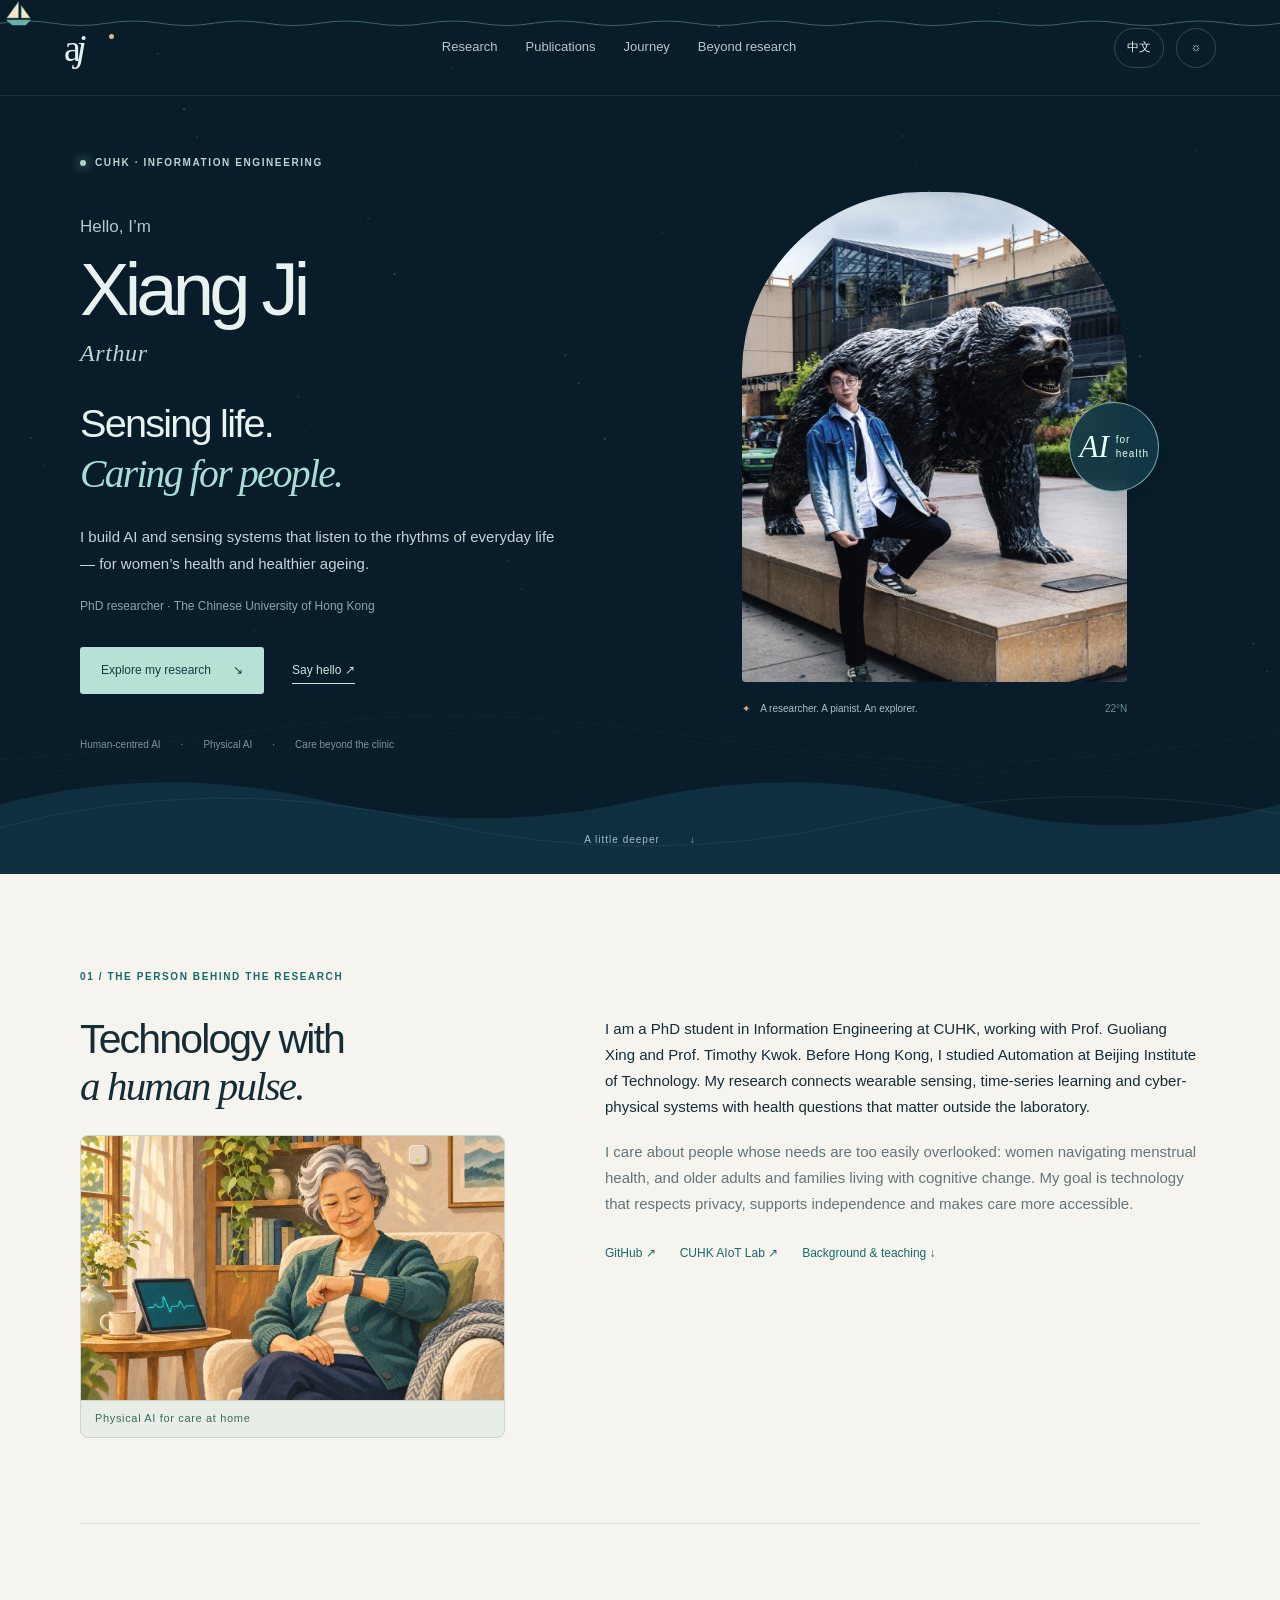
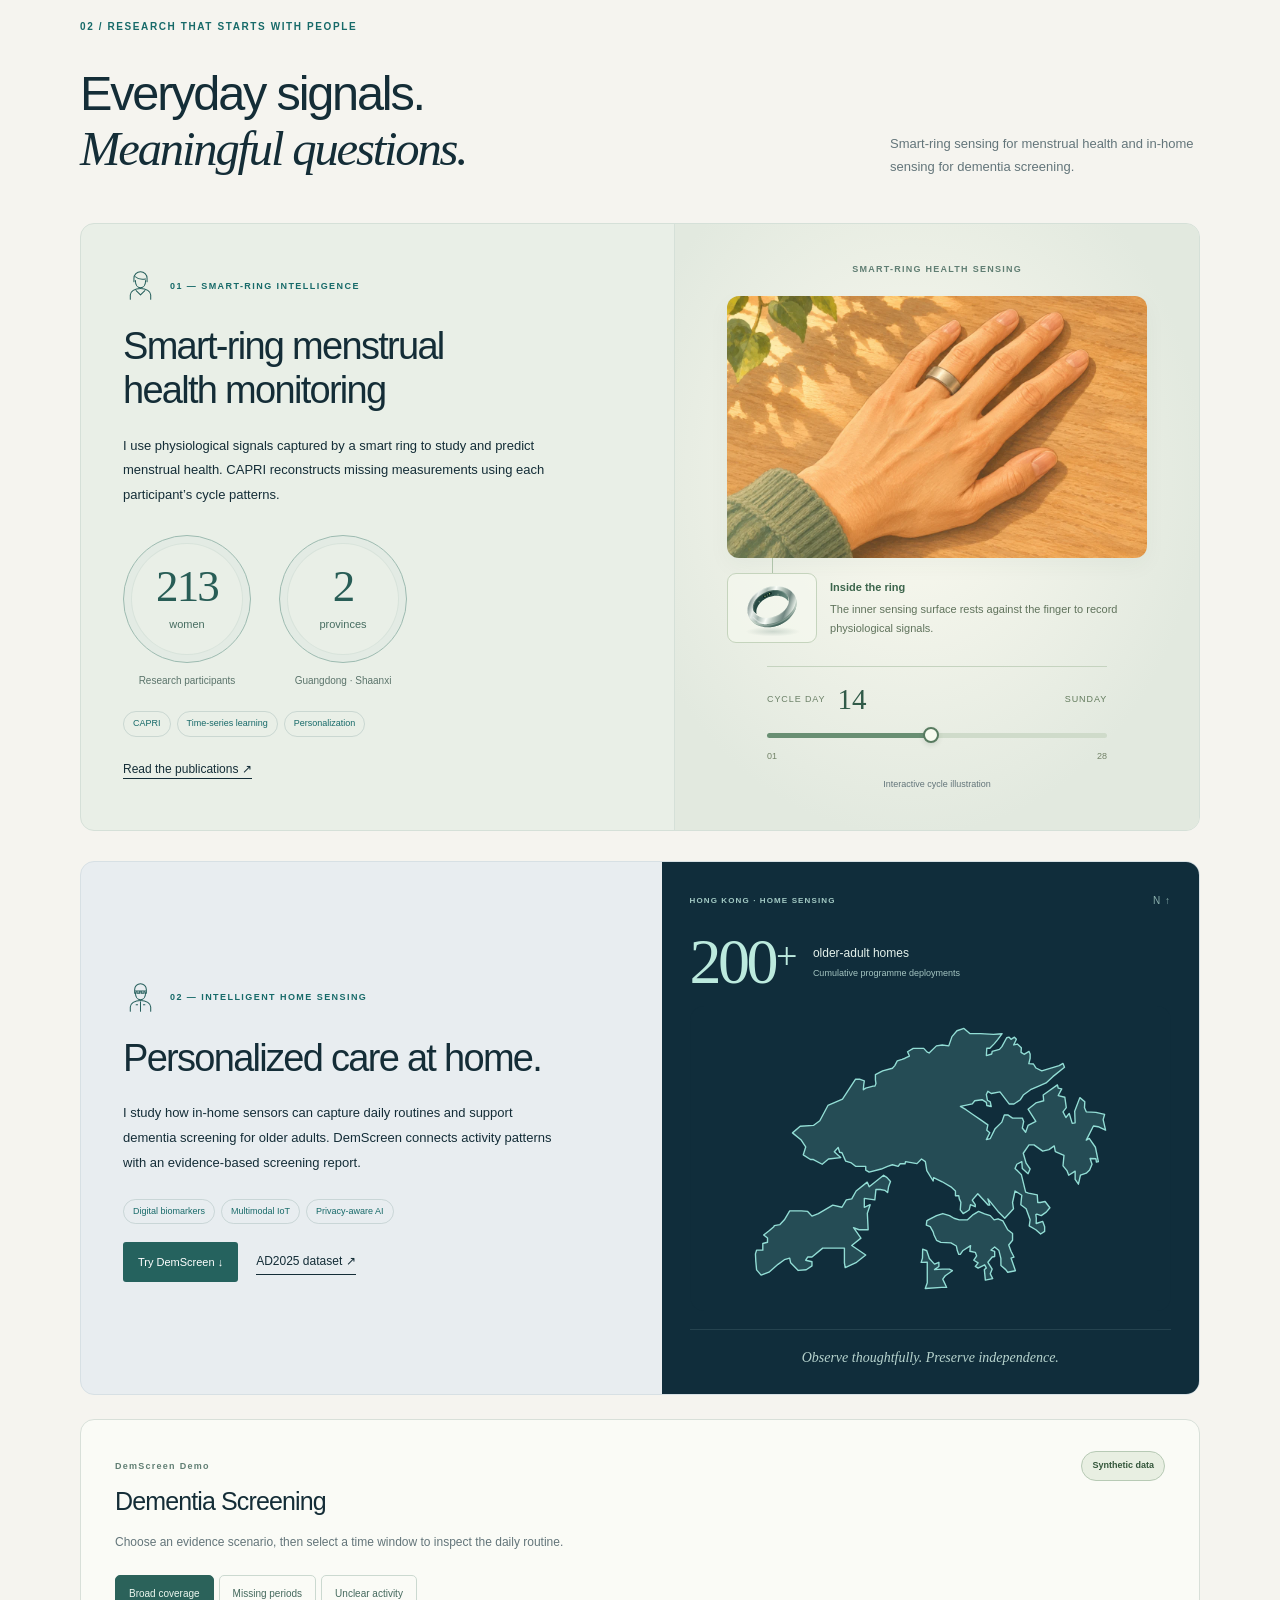
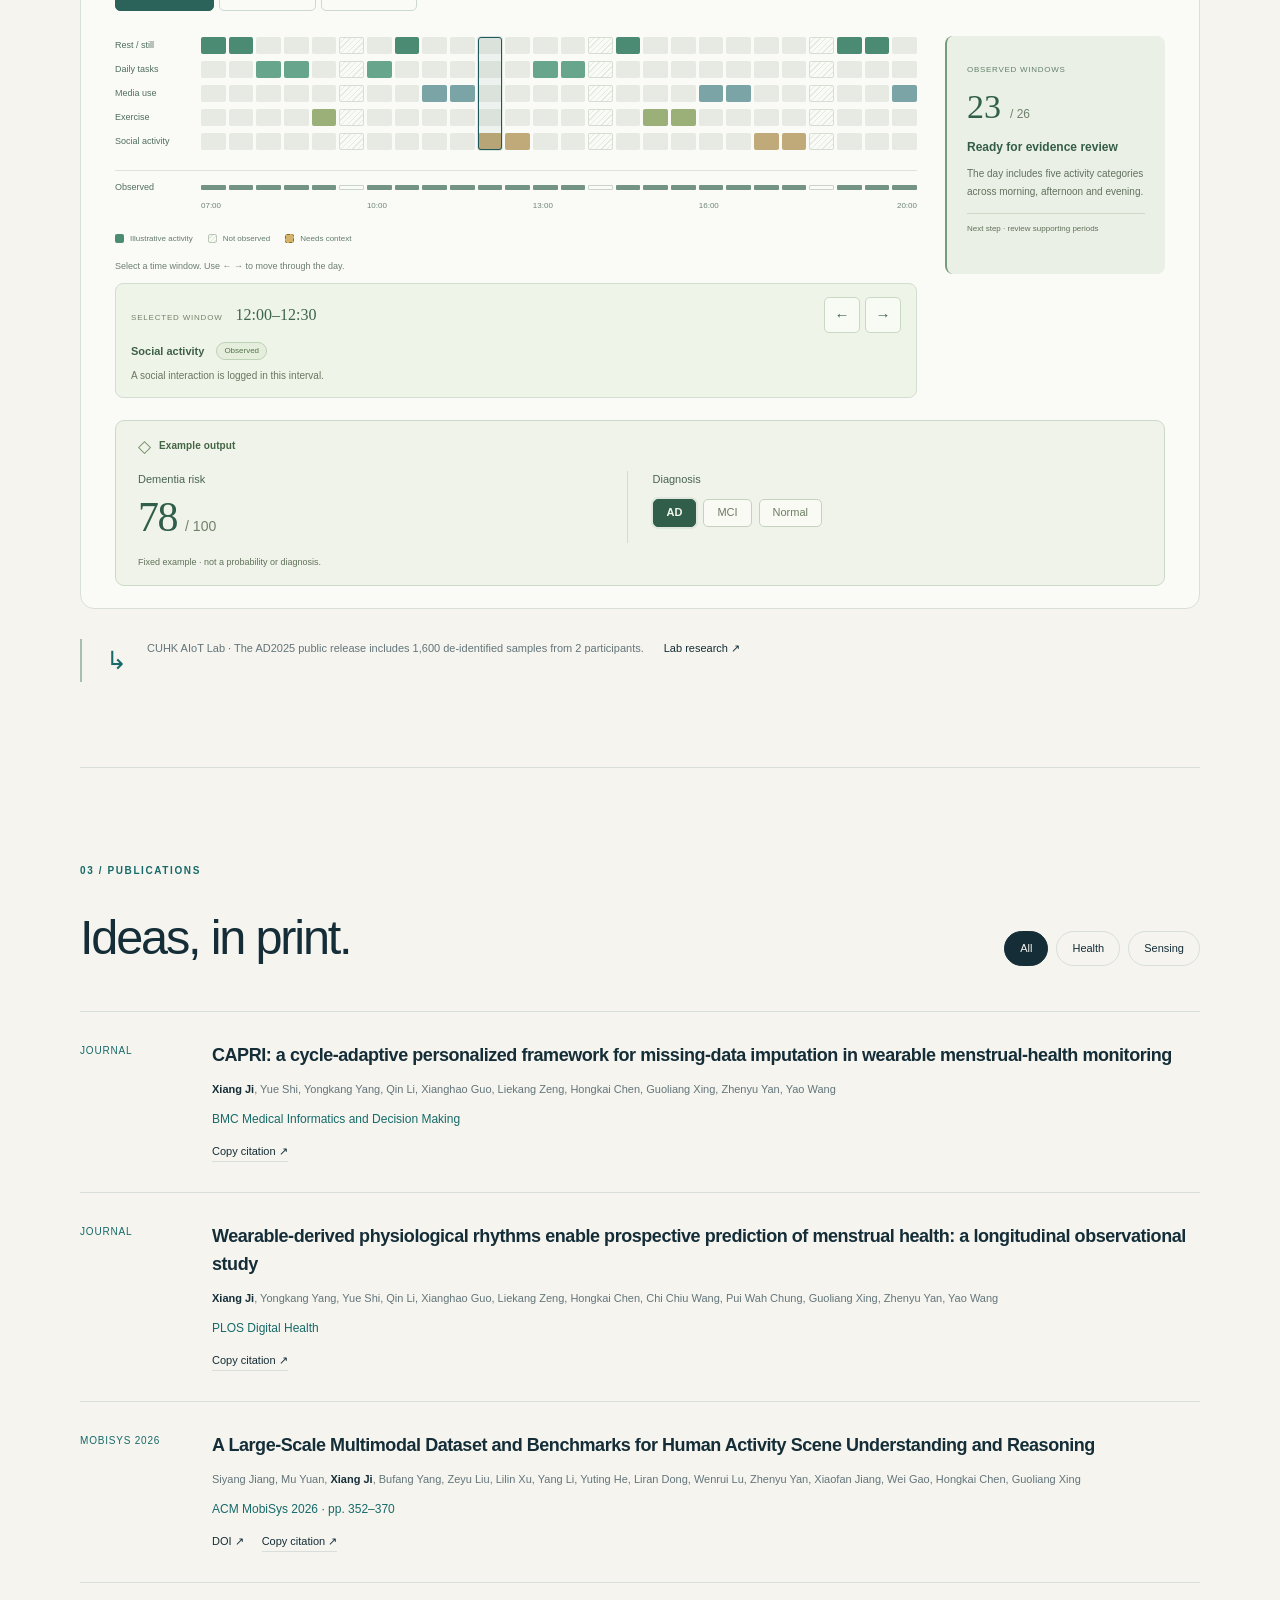
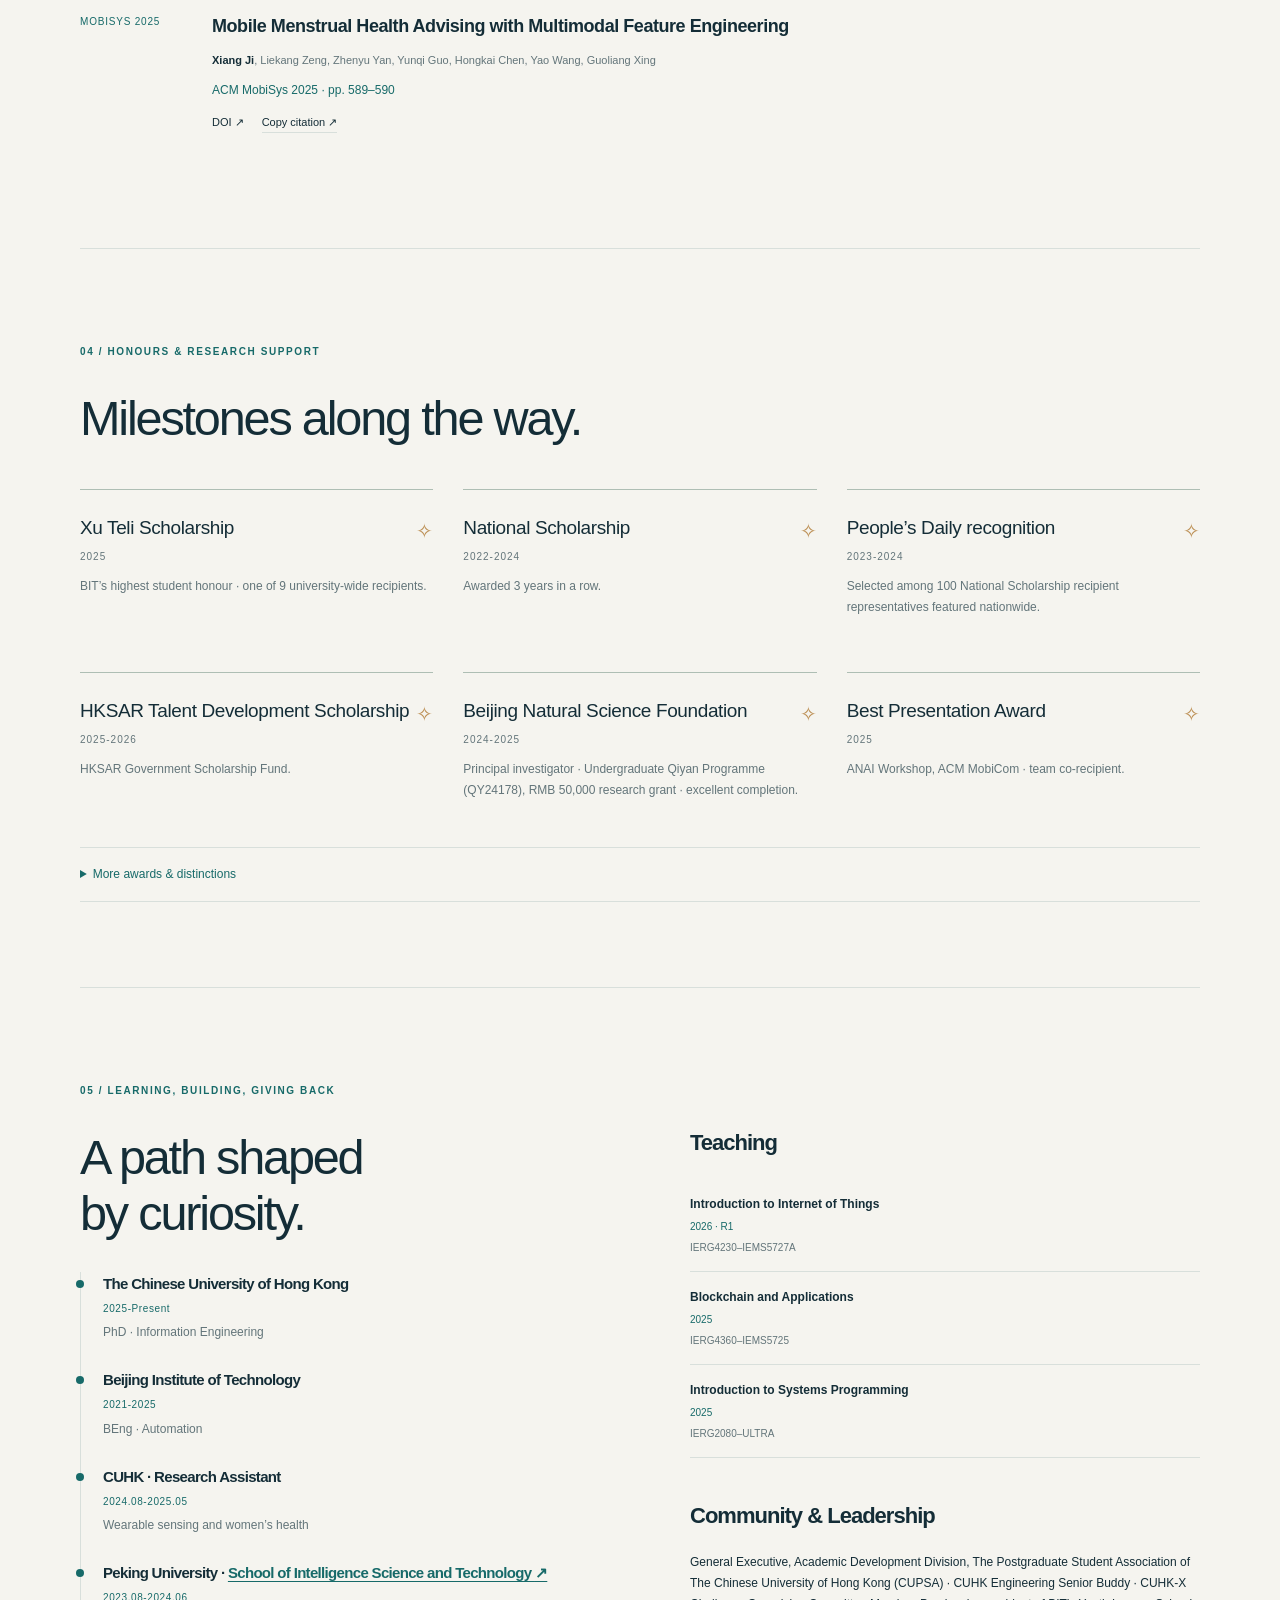
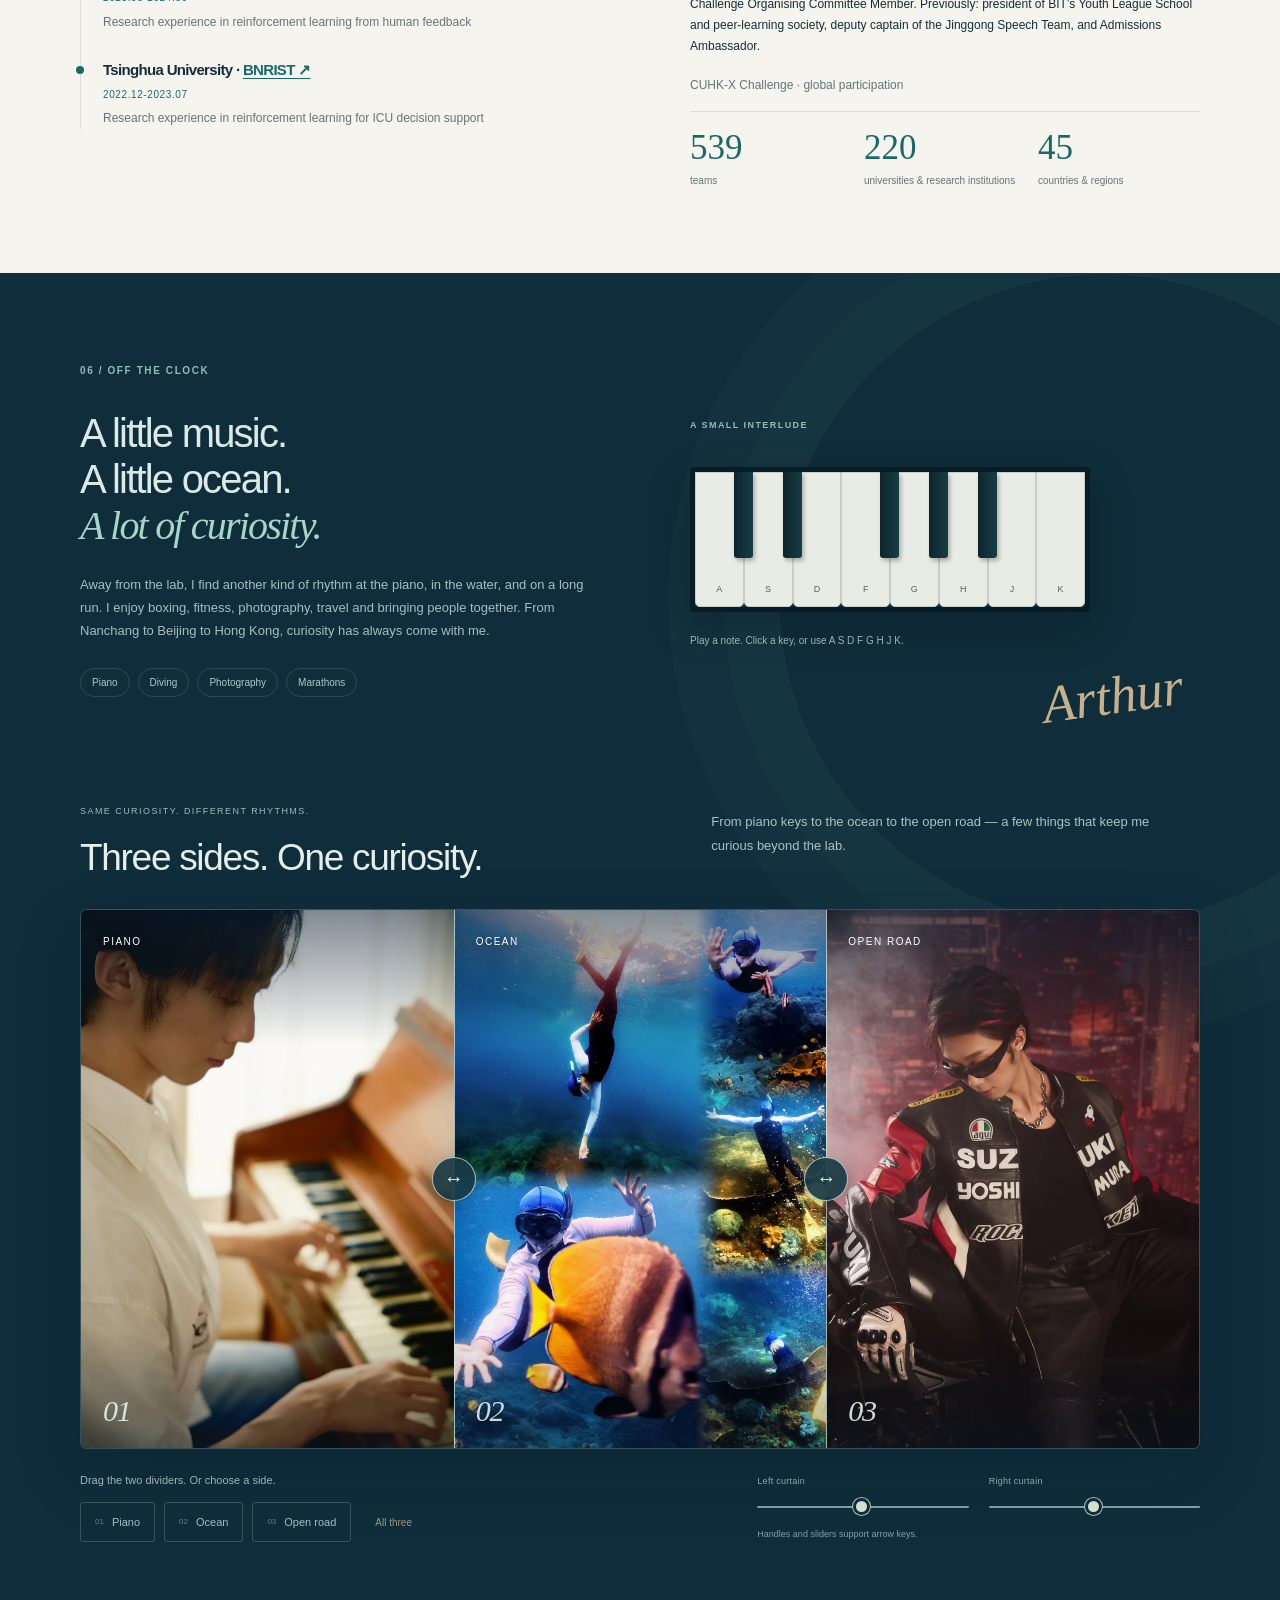
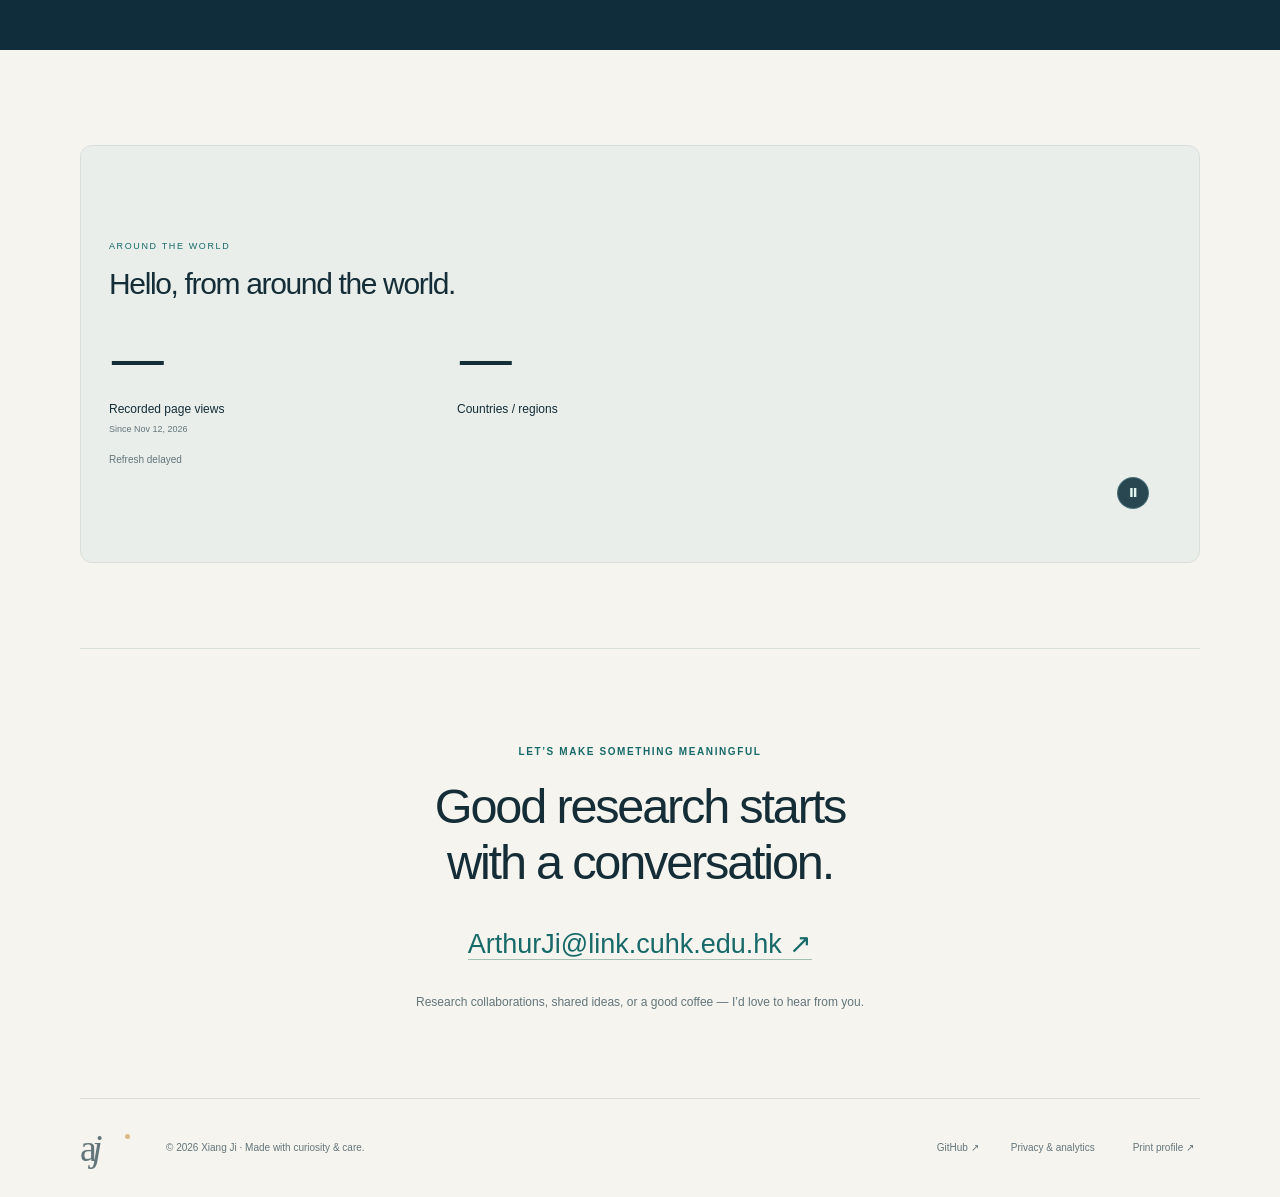
<file: index.html>
<!doctype html>
<html lang="en" data-theme="night">
<head><meta charset="utf-8"><meta name="viewport" content="width=device-width,initial-scale=1"><meta name="description" content="Xiang Ji (Arthur) — PhD researcher at CUHK. AI for health, smart-ring sensing for menstrual health, and dementia screening."><meta name="theme-color" content="#081c2a"><meta property="og:title" content="Xiang Ji · Sensing life, caring for people"><meta property="og:description" content="AI for health. Smart-ring sensing. Human-centred care."><meta property="og:type" content="website"><title>Xiang Ji · AI for Health</title><link rel="icon" href="favicon.svg" type="image/svg+xml"><link rel="canonical" href="https://arthurji-cuhk.github.io/website/"><meta property="og:url" content="https://arthurji-cuhk.github.io/website/"><link rel="stylesheet" href="styles.css"><link rel="stylesheet" href="refinements.css?v=20261113e"><link rel="stylesheet" href="research.css?v=20261113c"><link rel="stylesheet" href="gallery.css"><link rel="stylesheet" href="visitor-map.css?v=20261112c"><script src="config.js?v=20261112c" defer></script><script src="content.js?v=20261113e" defer></script><script src="numbers.js?v=20261112d" defer></script><script src="app.js?v=20261113e" defer></script><script src="research.js?v=20261113c" defer></script><script src="gallery.js" defer></script><link rel="stylesheet" href="visitor-globe.css?v=20261112"><script src="visitor-globe-geo.js?v=20261112" defer></script><script src="visitor-globe.js?v=20261112" defer></script><script src="visitor-counter.js?v=20261112c" defer></script></head>
<body><a class="skip" href="#main">Skip to content</a><div id="progress" aria-hidden="true"><svg class="voyage-wave" viewBox="0 0 1440 12" preserveAspectRatio="none"><path d="M0 7 Q30 1 60 7 T120 7 T180 7 T240 7 T300 7 T360 7 T420 7 T480 7 T540 7 T600 7 T660 7 T720 7 T780 7 T840 7 T900 7 T960 7 T1020 7 T1080 7 T1140 7 T1200 7 T1260 7 T1320 7 T1380 7 T1440 7"/></svg><div id="voyageFill"></div><svg id="voyageBoat" viewBox="0 0 32 30"><path class="sail" d="M16 2v18H3Z M19 6v14h10Z"/><path class="hull" d="M2 22h28l-6 6H9Z"/></svg></div>
<header><a class="brand" href="#home" aria-label="Arthur Ji home">a<span>j</span><i></i></a><nav aria-label="Main navigation"><a href="#research" data-t="navResearch">Research</a><a href="#publications" data-t="navPubs">Publications</a><a href="#journey" data-t="navJourney">Journey</a><a href="#beyond" data-t="navBeyond">Beyond research</a></nav><div class="tools"><button id="language" aria-label="Switch to Chinese">中文</button><button id="theme" aria-label="Switch colour theme" title="Daylight / Deep sea">☼</button></div></header>
<main id="main"><section class="hero" id="home"><canvas id="sky" aria-hidden="true"></canvas><div class="hero-grid wrap"><div class="intro"><div class="eyebrow"><span class="status-dot"></span> CUHK · INFORMATION ENGINEERING</div><p class="hello" data-t="hello">Hello, I’m</p><h1 data-t="heroName">Xiang Ji</h1><span class="cn-name">Arthur</span><h2 data-t="tagline">Sensing life.<br><em>Caring for people.</em></h2><p class="lede" data-t="intro">I build AI and sensing systems that listen to the rhythms of everyday life — for women’s health and healthier ageing.</p><p class="position" data-t="position">PhD researcher · The Chinese University of Hong Kong</p><div class="actions"><a class="button primary" href="#research"><span data-t="explore">Explore my research</span> ↘</a><a class="text-link" href="mailto:ArthurJi@link.cuhk.edu.hk"><span data-t="sayHi">Say hello</span> ↗</a></div><div class="hero-notes"><span data-t="heroNote">Human-centred AI</span><span>Physical AI</span><span data-t="heroNote2">Care beyond the clinic</span></div></div><figure class="portrait"><div class="photo-frame"><img src="portrait.jpg" alt="Arthur Ji outdoors beside a bronze bear sculpture" fetchpriority="high" width="1000" height="1500"></div><figcaption><span class="tiny-star">✦</span><span data-t="caption">A researcher. A pianist. An explorer.</span><span>22°N</span></figcaption><div class="orbit-label"><span>AI</span><small>for<br>health</small></div></figure></div><div class="horizon"><svg viewBox="0 0 1440 140" preserveAspectRatio="none" aria-hidden="true"><path d="M0 65 Q180 20 360 60 T720 60 T1080 65 T1440 65 V140 H0Z"/><path d="M0 90 Q240 30 480 83 T960 85 T1440 75"/></svg></div><a class="dive" href="#about"><span data-t="dive">A little deeper</span> ↓</a></section>
<section class="about wrap" id="about">
  <div class="section-label">01 / <span data-t="aboutLabel">THE PERSON BEHIND THE RESEARCH</span></div>
  <div class="about-grid">
    <div>
      <h2 data-t="aboutTitle">Technology with<br><em>a human pulse.</em></h2>
      <figure class="care-scene">
        <div class="care-scene-media">
          <img src="care-at-home-illustrated.webp" alt="An older woman checks her smartwatch beside a tablet in her living room" width="1200" height="750" loading="lazy" decoding="async" aria-labelledby="care-scene-title" aria-describedby="care-scene-description">
          <span class="care-sensor-glow" aria-hidden="true"></span>
        </div>
        <span id="care-scene-title" data-t="careSceneTitle" hidden>Physical AI in a home care setting</span>
        <span id="care-scene-description" data-t="careSceneDescription" hidden>In a warm living room, a silver-haired woman checks her smartwatch. A nearby tablet shows a simple pulse waveform, with a room sensor on the wall.</span>
        <figcaption data-t="careSceneCaption">Physical AI for care at home</figcaption>
      </figure>
    </div>
    <div><p data-t="aboutBody">I am a PhD student in Information Engineering at CUHK, working with Prof. Guoliang Xing and Prof. Timothy Kwok. Before Hong Kong, I studied Automation at Beijing Institute of Technology. My research connects wearable sensing, time-series learning and cyber-physical systems with health questions that matter outside the laboratory.</p><p class="muted" data-t="careBody">I care about people whose needs are too easily overlooked: women navigating menstrual health, and older adults and families living with cognitive change. My goal is technology that respects privacy, supports independence and makes care more accessible.</p><div class="mini-links"><a href="https://github.com/ArthurJi-CUHK" target="_blank" rel="noopener">GitHub ↗</a><a href="https://aiot.ie.cuhk.edu.hk/" target="_blank" rel="noopener">CUHK AIoT Lab ↗</a><a href="#journey" data-t="background">Background & teaching ↓</a></div></div>
  </div>
</section>
<section class="research research-v2 wrap" id="research">
  <div class="section-label">02 / <span data-t="researchLabel">RESEARCH THAT STARTS WITH PEOPLE</span></div>
  <div class="section-heading">
    <h2 data-t="researchTitle">Everyday signals.<br><em>Meaningful questions.</em></h2>
    <p data-t="researchSub">Smart-ring sensing for menstrual health and in-home sensing for dementia screening.</p>
  </div>

  <article class="rx-story rx-women" aria-labelledby="rx-women-title">
    <div class="rx-story-copy">
      <div class="rx-kicker"><svg class="rx-person-icon" viewBox="0 0 48 48" aria-hidden="true"><path d="M15 19v-5a9 9 0 0 1 18 0v5M17 17c0 6 3 10 7 10s7-4 7-10M17 12c3 3 8 4 14 3M10 43v-6c0-5 6-9 14-9s14 4 14 9v6M18 31l6 6 6-6"/></svg><span class="project-number" data-rx="womenKicker">01 — SMART-RING INTELLIGENCE</span></div>
      <h3 id="rx-women-title" data-t="womenTitle">Smart-ring menstrual<br>health monitoring</h3>
      <p data-t="womenBody">I use physiological signals captured by a smart ring to study and predict menstrual health. CAPRI reconstructs missing measurements using each participant’s cycle patterns.</p>
      <div class="rx-cohort" aria-label="Women's health research scope" data-rx-aria="womenScope">
        <div class="rx-count"><div class="rx-count-disc"><strong data-count="213">213</strong><span data-rx="womenCount">women</span></div><span class="rx-count-caption" data-rx="womenCaption">Research participants</span></div>
        <div class="rx-count"><div class="rx-count-disc"><strong data-count="2">2</strong><span data-rx="provinceCount">provinces</span></div><span class="rx-count-caption" data-rx="provinceCaption">Guangdong · Shaanxi</span></div>
      </div>
      <div class="tags"><span>CAPRI</span><span data-t="tagTime">Time-series learning</span><span data-t="tagPersonal">Personalization</span></div>
      <a class="text-link" href="#publications" data-t="viewPapers">Read the publications ↗</a>
    </div>
    <div class="cycle-demo rx-cycle">
      <span class="rx-visual-label" data-rx="cycleVisual">SMART-RING HEALTH SENSING</span>
      <figure class="rx-ring-visual">
        <img class="rx-ring-worn" src="smart-ring-worn.webp" alt="Illustration of a smart ring worn on a finger" data-rx-alt="ringWornAlt" width="1120" height="700" loading="lazy">
        <figcaption class="rx-ring-detail">
          <img class="rx-ring-inset" src="smart-ring.svg" alt="Inner surface of an illustrated smart ring" data-rx-alt="ringAlt" width="440" height="340">
          <div><strong data-rx="ringDetailTitle">Inside the ring</strong><p data-rx="ringDetailBody">The inner sensing surface rests against the finger to record physiological signals.</p></div>
        </figcaption>
      </figure>
      <div class="rx-cycle-control">
        <div class="rx-ring-readout"><div><small data-t="cycleDay">CYCLE DAY</small><b id="dayValue">14</b></div><span id="weekdayValue">SUNDAY</span></div>
        <label class="rx-range-label" for="cycleRange" data-t="cycleLabel">Explore a cycle</label><input id="cycleRange" type="range" min="1" max="28" value="14"><div class="range-ends"><span>01</span><span>28</span></div>
      </div>
      <small class="demo-note" data-t="demoNote">Interactive cycle illustration</small>
    </div>
  </article>

  <article class="rx-story rx-ageing" aria-labelledby="rx-ageing-title">
    <div class="rx-story-copy">
      <div class="rx-kicker"><svg class="rx-person-icon" viewBox="0 0 48 48" aria-hidden="true"><path d="M16 18v-5a8 8 0 0 1 16 0v5M17 17c0 6 3 10 7 10s7-4 7-10M10 43v-6c0-5 6-9 14-9s14 4 14 9v6M17 15h6m2 0h6m-8 0h2M19 15v3h4v-3m2 0v3h4v-3M24 30v13M18 34h2m8 0h2"/></svg><span class="project-number" data-rx="ageingKicker">02 — INTELLIGENT HOME SENSING</span></div>
      <h3 id="rx-ageing-title" data-t="ageingTitle">Personalized care at home.</h3>
      <p data-t="ageingBody">I study how in-home sensors can capture daily routines and support dementia screening for older adults. DemScreen connects activity patterns with an evidence-based screening report.</p>

      <div class="tags"><span data-t="tagDigital">Digital biomarkers</span><span>Multimodal IoT</span><span data-t="tagPrivacy">Privacy-aware AI</span></div>
      <div class="rx-ctas"><a class="button primary rx-demo-cta" href="#observationDemo" data-t="tryDemScreen">Try DemScreen ↓</a><a class="text-link" href="https://ad2025-data-public.cuhkaiot.com/" target="_blank" rel="noopener" data-t="labDataset">AD2025 dataset ↗</a></div>
    </div>
    <figure class="rx-hk">
      <div class="rx-hk-top"><span class="rx-visual-label" data-rx="hkLabel">HONG KONG · HOME SENSING</span><span class="rx-map-compass" aria-hidden="true">N ↑</span></div>
      <div class="rx-deployment"><strong><i class="rx-home-total" data-count="200">200</i><span>+</span></strong><div><b data-rx="homes">older-adult homes</b><span data-rx="deploymentScope">Cumulative programme deployments</span></div></div>
      <img src="hong-kong.svg" alt="Geographic outline of Hong Kong" data-rx-alt="mapAlt" width="600" height="380" loading="lazy">

      <p class="rx-home-note" data-t="homeNote">Observe thoughtfully. Preserve independence.</p>
    </figure>
  </article>

  <div class="rx-evidence" id="observationDemo" aria-labelledby="observationTitle">
    <div class="rx-evidence-heading"><div><span class="rx-visual-label" data-rx="demoEyebrow">DemScreen Demo</span><h3 id="observationTitle" data-rx="demoTitle">Dementia Screening</h3></div><p class="rx-synthetic-badge" data-rx="synthetic">Synthetic data</p></div>
    <p class="rx-demo-intro" data-rx="demoIntro">Choose a scenario, then select a time window to inspect daily activity.</p>
    <div class="rx-scenarios" role="group" aria-label="Illustrative evidence scenarios" data-rx-aria="scenarioGroup"><button type="button" class="is-active" data-scenario="sufficient" aria-pressed="true" data-rx="sufficient">Enough evidence</button><button type="button" data-scenario="sparse" aria-pressed="false" data-rx="sparse">Sparse observations</button><button type="button" data-scenario="context" aria-pressed="false" data-rx="context">Needs context</button></div>
    <div class="rx-evidence-body">
      <div class="rx-pattern">
        <div class="rx-grid-viewport"><div class="rx-day-grid" id="observationGrid" role="group" aria-label="Synthetic daily activity grid with 26 half-hour observation windows"></div></div>
        <div class="rx-grid-legend"><span><i class="rx-legend-active"></i><span data-rx="activityLegend">Illustrative activity</span></span><span><i class="rx-legend-missing"></i><span data-rx="missingLegend">Not observed</span></span><span><i class="rx-legend-context"></i><span data-rx="contextLegend">Needs context</span></span></div>
      </div>
      <div class="rx-evidence-status" aria-live="polite" aria-atomic="true"><span class="rx-status-kicker" data-rx="observedLabel">OBSERVED WINDOWS</span><div class="rx-window-count"><strong id="observedCount">23</strong><span>/ 26</span></div><h4 id="evidenceStatus">Illustrative report ready</h4><p id="evidenceExplanation">Most windows are observed. In this fixed scenario, the evidence check allows an illustrative report.</p><span class="rx-status-foot" id="evidenceAction">Evidence sufficient in this example</span></div>
    </div>
    <div class="rx-output-preview" aria-labelledby="rx-output-title" aria-describedby="rx-output-note">
      <div class="rx-output-heading"><span class="rx-output-mark" aria-hidden="true">◇</span><strong id="rx-output-title" data-rx="previewLabel">Example output</strong></div>
      <div class="rx-output-metrics">
        <div class="rx-output-risk"><span class="rx-output-label" data-rx="riskLabel">Dementia Risk</span><div class="rx-risk-value"><strong data-count="78">78</strong><span>/ 100</span></div></div>
        <div class="rx-output-diagnosis"><span class="rx-output-label" data-rx="diagnosisLabel">Diagnosis</span><div class="rx-diagnosis-chips" role="group" aria-label="Fixed illustrative diagnosis categories: AD is highlighted, not a clinical finding" data-rx-aria="diagnosisDescription"><span class="is-selected">AD</span><span>MCI</span><span>Normal</span></div></div>
      </div>
      <p class="rx-output-note" id="rx-output-note" data-rx="previewNote">Fixed example · not a probability or diagnosis.</p>
    </div>

  </div>

  <aside class="lab-note"><span>↳</span><p data-t="labNote">CUHK AIoT Lab · The AD2025 public release includes <span data-count="1600">1,600</span> de-identified samples from <span data-count="2">2</span> participants.</p><a href="https://aiot.ie.cuhk.edu.hk/ai-for-health/" target="_blank" rel="noopener" data-t="labMore">Lab research ↗</a></aside>
</section>
<section class="publications wrap" id="publications"><div class="section-label">03 / <span data-t="pubLabel">PUBLICATIONS</span></div><div class="section-heading"><h2 data-t="pubTitle">Ideas, in print.</h2><div class="filters" aria-label="Publication filters"><button class="active" data-filter="all" data-t="all">All</button><button data-filter="health" data-t="health">Health</button><button data-filter="sensing" data-t="sensing">Sensing</button></div></div><div id="paperList"></div></section>
<section class="honors wrap" id="honors"><div class="section-label">04 / <span data-t="honorsLabel">HONOURS & RESEARCH SUPPORT</span></div><h2 data-t="honorsTitle">Milestones along the way.</h2><div id="honorList" class="honor-grid"></div><details class="more-honors"><summary data-t="moreAwards">More awards & distinctions</summary><div id="moreAwards"></div></details></section>
<section class="journey wrap" id="journey"><div class="section-label">05 / <span data-t="journeyLabel">LEARNING, BUILDING, GIVING BACK</span></div><div class="journey-grid"><div><h2 data-t="journeyTitle">A path shaped<br>by curiosity.</h2><div id="timeline"></div></div><div class="service"><h3 data-t="teachTitle">Teaching</h3><div class="teaching"><p><b>Introduction to Internet of Things</b><time datetime="2026">2026 · R1</time><small>IERG4230–IEMS5727A</small></p><p><b>Blockchain and Applications</b><time datetime="2025">2025</time><small>IERG4360–IEMS5725</small></p><p><b>Introduction to Systems Programming</b><time datetime="2025">2025</time><small>IERG2080–ULTRA</small></p></div><h3 data-t="communityTitle">Community & Leadership</h3><p data-t="communityBody">General Executive, Academic Development Division, The Postgraduate Student Association of The Chinese University of Hong Kong (CUPSA) · CUHK Engineering Senior Buddy · CUHK-X Challenge Organising Committee Member. Previously: president of BIT’s Youth League School and peer-learning society, deputy captain of the Jinggong Speech Team, and Admissions Ambassador.</p><p class="small muted" data-t="challengeBody">CUHK-X Challenge · global participation</p><div class="challenge-scale"><div><b data-count="539">539</b><small data-t="teamCount">teams</small></div><div><b data-count="220">220</b><small data-t="institutionCount">universities & research institutions</small></div><div><b data-count="45">45</b><small data-t="regionCount">countries & regions</small></div></div></div></div></section>
<section class="beyond" id="beyond"><div class="wrap"><div class="section-label">06 / <span data-t="beyondLabel">OFF THE CLOCK</span></div><div class="beyond-grid"><div><h2 data-t="beyondTitle">A little music.<br>A little ocean.<br><em>A lot of curiosity.</em></h2><p data-t="beyondBody">Away from the lab, I find another kind of rhythm at the piano, in the water, and on a long run. I enjoy boxing, fitness, photography, travel and bringing people together. From Nanchang to Beijing to Hong Kong, curiosity has always come with me.</p><div class="tags"><span data-t="pianoTag">Piano</span><span data-t="diveTag">Diving</span><span data-t="photoTag">Photography</span><span data-t="runTag">Marathons</span></div></div><div class="piano-panel"><span class="project-number" data-t="pianoLabel">A SMALL INTERLUDE</span><div id="piano" role="group" aria-label="Interactive piano"></div><p id="pianoHint" data-t="pianoHint">Play a note. Click a key, or use A S D F G H J K.</p><div class="signature">Arthur</div></div></div><div id="lifeGallery"></div></div></section>
<section id="visitorMap" class="wrap" hidden></section>
<section class="contact wrap" id="contact"><span class="eyebrow" data-t="contactLabel">LET’S MAKE SOMETHING MEANINGFUL</span><h2 data-t="contactTitle">Good research starts<br>with a conversation.</h2><a class="email" href="mailto:ArthurJi@link.cuhk.edu.hk">ArthurJi@link.cuhk.edu.hk ↗</a><p data-t="contactText">Research collaborations, shared ideas, or a good coffee — I’d love to hear from you.</p></section></main>
<footer class="wrap"><a class="brand" href="#home">a<span>j</span><i></i></a><span>© 2026 Xiang Ji · <span data-t="footer">Made with curiosity & care.</span></span><a href="https://github.com/ArthurJi-CUHK" target="_blank" rel="noopener">GitHub ↗</a><button id="privacy" data-t="privacy">Privacy & analytics</button><button id="print" data-t="print">Print profile ↗</button></footer><dialog id="privacyDialog"><button class="close" aria-label="Close privacy notice">×</button><h2 data-t="privacy">Privacy & analytics</h2><p data-t="privacyBody">This site counts page views by country or region using Cloudflare. It does not store raw IP addresses or set visitor identification cookies. You can turn counting off below.</p></dialog><div class="toast" id="toast" role="status"></div><noscript><p>This website needs JavaScript for bilingual content and interactions. Contact ArthurJi@link.cuhk.edu.hk.</p></noscript></body></html>
</file>
<file: styles.css>
/* System fonts keep the first page load self-contained and private. */
:root{--bg:#f5f4ef;--ink:#142d37;--muted:#63757a;--line:#d8dfdb;--accent:#176a69;--sea:#081c2a;--soft:#e9eeea;--gold:#bb8d51;--white:#fff;--serif:Georgia,'Times New Roman',serif}*{box-sizing:border-box}html{scroll-behavior:smooth;scroll-padding-top:100px}body{margin:0;background:var(--bg);color:var(--ink);font:15px/1.75 'DM Sans',-apple-system,'PingFang SC','Microsoft Yahei',sans-serif}button,a,input{-webkit-tap-highlight-color:transparent}a{color:inherit;text-decoration:none}a:hover{color:var(--accent)}button{font:inherit;cursor:pointer;color:inherit}button:disabled{opacity:.5;cursor:not-allowed}button:focus-visible,a:focus-visible,input:focus-visible,summary:focus-visible{outline:3px solid #ce9962;outline-offset:5px}h1,h2,h3,p,figure{margin:0}h1,h2,h3{font-family:Manrope,-apple-system,'PingFang SC',sans-serif;line-height:1.15;letter-spacing:-.045em}h2{font-size:clamp(32px,3.8vw,52px);font-weight:500}h2 em{font-family:var(--serif);font-weight:400}p+p{margin-top:18px}small,.small{font-size:12px}.muted{color:var(--muted)}.wrap{width:min(1120px,calc(100% - 100px));margin:auto}.skip{position:fixed;left:12px;top:-100px;background:var(--bg);padding:12px;z-index:100}.skip:focus{top:10px}#progress{position:fixed;top:0;left:0;height:3px;background:#8ecac0;z-index:60;width:0}header{position:absolute;top:0;width:100%;height:96px;padding:0 5%;display:flex;align-items:center;gap:30px;z-index:10;color:#e5f0f0;border-bottom:1px solid #ffffff16}.brand{font-family:var(--serif);font-size:38px;line-height:1;letter-spacing:-5px;position:relative;display:inline-block;width:60px}.brand span{font-style:italic}.brand i{display:block;position:absolute;width:5px;height:5px;border-radius:50%;background:#dcb789;right:10px;top:5px}nav{display:flex;gap:28px;margin:auto;font-size:13px}nav a{opacity:.8}nav a:hover{color:#b2e9dc;opacity:1}.tools{display:flex;gap:12px}.tools button{border:1px solid #ffffff30;background:transparent;border-radius:50px;padding:7px 12px;font-size:12px;min-width:40px;min-height:40px}.hero{position:relative;background:var(--sea);color:#e8f2ef;min-height:830px;overflow:hidden;padding-top:155px;padding-bottom:120px}#sky{position:absolute;inset:0;width:100%;height:100%;opacity:.65;pointer-events:none}.hero-grid{position:relative;display:grid;grid-template-columns:1.25fr 1fr;gap:90px;align-items:center}.eyebrow,.section-label,.project-number{font:10px/1.5 'DM Sans',sans-serif;letter-spacing:.16em;font-weight:600}.eyebrow{color:#b9d6d3;display:flex;align-items:center;gap:9px}.status-dot{width:6px;height:6px;background:#aad7c4;border-radius:50%;box-shadow:0 0 12px #a1e9c9}.hello{color:#b5c9cb;margin-top:42px;font-size:17px}.hero h1{font-size:clamp(48px,5.8vw,76px);font-weight:500;margin-top:5px;letter-spacing:-.065em}.cn-name{display:block;color:#b8cbcb;letter-spacing:.12em;font:13px/1.6 'DM Sans',sans-serif;margin:16px 0 30px}.hero h2{font-size:clamp(26px,3.1vw,41px);font-weight:400;line-height:1.25}.hero h2 em{color:#a8ded6}.lede{max-width:490px;margin:23px 0 10px;color:#c5d4d5;line-height:1.85;font-size:15px}.position{color:#8ca6af;font-size:12px}.actions{display:flex;align-items:center;gap:28px;margin-top:30px}.button{display:inline-flex;align-items:center;gap:22px;padding:12px 20px;border:1px solid transparent;border-radius:3px;font-size:12px}.primary{background:#b7e1d5;color:#143d43}.primary:hover{background:#d3efe5;color:#143d43}.text-link{border:0;border-bottom:1px solid currentColor;background:none;padding:2px 0;font-size:12px}.hero .text-link{color:#cee3df}.hero-notes{display:flex;gap:20px;margin-top:42px;color:#79969f;font-size:10px}.hero-notes span+span:before{content:'·';margin-right:20px}.portrait{position:relative;max-width:385px}.photo-frame{height:490px;overflow:hidden;border-radius:180px 180px 4px 4px;position:relative}.photo-frame:after{content:'';position:absolute;inset:0;box-shadow:inset 0 0 45px #06192740}.photo-frame img{width:100%;height:100%;object-fit:cover;object-position:40% 63%;filter:saturate(.74);transition:filter .6s,transform 1s}.portrait:hover img{filter:saturate(1);transform:scale(1.025)}figcaption{display:flex;gap:10px;font-size:10px;color:#a9c3c4;margin-top:18px}figcaption span:last-child{margin-left:auto;color:#6e919c}.tiny-star{color:#d8b684}.orbit-label{position:absolute;right:-32px;top:40%;border:1px solid #abcfc35c;border-radius:50%;width:90px;height:90px;display:flex;align-items:center;justify-content:center;gap:7px;backdrop-filter:blur(15px);background:#122e3c77}.orbit-label span{font:italic 31px var(--serif)}.orbit-label small{font-size:10px;line-height:1.4;letter-spacing:.1em}.horizon{position:absolute;bottom:0;width:100%;height:130px;opacity:.7}.horizon svg{width:100%;height:100%}.horizon path:first-child{fill:#123647}.horizon path:last-child{fill:none;stroke:#87c9c8;stroke-width:.6;opacity:.3}.dive{position:absolute;bottom:25px;left:50%;transform:translateX(-50%);font-size:10px;letter-spacing:.1em;color:#a3bcc4;display:flex;gap:30px}section.wrap{padding-top:95px;padding-bottom:85px}.section-label{color:var(--accent);margin-bottom:32px}.about-grid{display:grid;grid-template-columns:1fr 1.4fr;gap:100px}.about-grid h2{font-size:41px}.about-grid p{font-size:15px}.mini-links{display:flex;gap:24px;margin-top:26px;font-size:12px;color:var(--accent)}.research{border-top:1px solid var(--line)}.section-heading{display:flex;align-items:end;justify-content:space-between;gap:70px;margin-bottom:45px}.section-heading>p{max-width:310px;font-size:13px;color:var(--muted)}.project{display:grid;grid-template-columns:1.15fr 1fr;min-height:430px;border-radius:4px;overflow:hidden;margin-top:32px;background:#e5ede7}.project-text{padding:50px}.project-number{color:var(--accent);font-size:9px}.project h3{font-size:34px;font-weight:500;margin:22px 0}.project p{font-size:13px;line-height:1.9;max-width:430px}.tags{display:flex;flex-wrap:wrap;gap:8px;margin:24px 0}.tags span{padding:5px 11px;border:1px solid #9db6b36b;border-radius:30px;font-size:10px;color:var(--accent)}.project-caveat{color:var(--muted);font-size:11px!important}.cycle-demo{padding:35px 55px;display:flex;flex-direction:column;align-items:center;background:radial-gradient(ellipse,#f4f1e8,#e5e9df)}.watch{padding:15px 0;position:relative}.watch:before,.watch:after{content:'';display:block;width:78px;height:25px;background:#b8c7bc;margin:auto;border-radius:8px}.watch-face{width:208px;height:223px;border:9px solid #6f877c;border-radius:55px;background:#173f3f;box-shadow:12px 14px 25px #1b4b3c25;position:relative}.watch-face svg{width:100%;height:100%}.watch-face circle{fill:none;stroke:#557c71;stroke-width:3}.watch-face .cycle-arc{stroke:#d8bc87;stroke-width:4;stroke-dasharray:565;stroke-dashoffset:282;transform:rotate(-90deg);transform-origin:center}.watch-face path{fill:none;stroke:#9cd9c5;stroke-width:1.5;opacity:.4}.watch-day{position:absolute;inset:0;display:flex;flex-direction:column;align-items:center;justify-content:center;color:#eff7ee}.watch-day small{font-size:8px;letter-spacing:.16em}.watch-day b{font:50px var(--serif);line-height:1.4}.watch-day span{font-size:8px;color:#a9c8bd}.cycle-demo label{font-size:11px;margin-top:8px}.cycle-demo input{width:210px;accent-color:var(--accent);margin:13px 0 0}.range-ends{display:flex;justify-content:space-between;width:210px;font-size:9px;color:var(--muted)}.demo-note{font-size:9px;color:var(--muted);text-align:center;max-width:240px;margin-top:12px}.ageing{background:#e6ebef;grid-template-columns:1fr 1.15fr}.home-demo{display:flex;flex-direction:column;justify-content:center;align-items:center;background:radial-gradient(ellipse,#eff6f4,#dbe5e9);padding:50px}.home-roof{width:197px;height:100px;border:1px solid #8eafac;transform:rotate(30deg) skewX(-30deg);border-bottom:0;margin-bottom:-65px}.home-outline{width:260px;height:220px;border:1px solid #8eafac;position:relative;background:#e3eeed9c}.home-outline>svg{position:absolute;inset:0;width:100%;height:100%}.home-outline path{fill:none;stroke:#749e9a;stroke-dasharray:4 6;stroke-width:1}.home-core{position:absolute;left:50%;top:50%;transform:translate(-50%,-50%);z-index:1;display:flex;flex-direction:column;align-items:center;background:#28605e;color:#d5ece0;border-radius:50%;width:90px;height:90px;justify-content:center;box-shadow:0 0 0 13px #9fbfb73b,0 0 0 27px #9fbfb71a}.home-core span{font:30px var(--serif)}.home-core small{font-size:6px;letter-spacing:.1em}.home-node{position:absolute;font-size:25px;color:#397c78;z-index:2;text-align:center}.home-node small{display:block;font-size:7px;letter-spacing:.15em}.n1{top:25px;left:20px}.n2{top:25px;right:20px}.n3{bottom:10px;left:43%}.home-demo>p{font-size:10px;color:var(--muted);margin-top:40px;text-align:center}.lab-note{display:flex;gap:20px;align-items:start;margin:30px 0 0;border-left:2px solid #a7bfb3;padding-left:24px}.lab-note>span{font-size:25px;color:var(--accent)}.lab-note p{font-size:11px;color:var(--muted)}.lab-note>a{font-size:11px;white-space:nowrap}.publications{border-top:1px solid var(--line)}.filters{display:flex;gap:8px}.filters button{border:1px solid var(--line);background:transparent;border-radius:25px;font-size:11px;padding:7px 15px}.filters .active{background:var(--ink);color:var(--bg);border-color:var(--ink)}.paper{display:grid;grid-template-columns:100px 1fr;gap:32px;border-top:1px solid var(--line);padding:30px 0}.paper-type{font-size:10px;color:var(--accent);letter-spacing:.08em;line-height:1.7}.paper h3{font-size:18px;line-height:1.55;font-weight:600;letter-spacing:-.025em}.paper .authors{font-size:11px;color:var(--muted);margin-top:10px;line-height:1.8}.paper .authors strong{color:var(--ink)}.venue{font-size:12px;color:var(--accent);margin-top:9px}.paper-actions{margin-top:12px;display:flex;gap:18px;font-size:11px}.paper-actions button{font-size:11px;border:0;background:transparent;padding:0;border-bottom:1px solid var(--line)}.honors{border-top:1px solid var(--line)}.honor-grid{display:grid;grid-template-columns:repeat(3,1fr);gap:30px;margin-top:42px}.honor{border-top:1px solid #aebeb4;padding:24px 0}.honor .year{font-size:10px;color:var(--muted);letter-spacing:.1em}.honor h3{font-size:19px;font-weight:500;margin:13px 0 10px;letter-spacing:-.02em;line-height:1.5}.honor p{font-size:12px;color:var(--muted)}.honor .honor-mark{color:var(--gold);font-size:20px;float:right}.more-honors{border-top:1px solid var(--line);border-bottom:1px solid var(--line);margin-top:22px;padding:16px 0}.more-honors summary{cursor:pointer;font-size:12px;color:var(--accent)}#moreAwards{display:grid;grid-template-columns:1fr 1fr;gap:16px 40px;padding:24px 0;font-size:12px;color:var(--muted)}#moreAwards p{margin:0}.journey{border-top:1px solid var(--line)}.journey-grid{display:grid;grid-template-columns:1fr 1fr;gap:100px}.timeline{margin-top:30px;padding-left:22px;border-left:1px solid var(--line)}.timeline>div{margin-bottom:25px;position:relative}.timeline>div:before{content:'';position:absolute;left:-27px;top:8px;width:8px;height:8px;border-radius:50%;background:var(--accent)}.timeline time{font-size:10px;letter-spacing:.06em;color:var(--accent)}.timeline h3{font-size:15px;line-height:1.6;margin:6px 0}.timeline p{font-size:12px;color:var(--muted)}.service h3{font-size:22px;margin-bottom:24px}.service>p{font-size:12px}.teaching{margin-bottom:45px}.teaching p{border-bottom:1px solid var(--line);padding:15px 0;margin:0;display:grid;grid-template-columns:65px 1fr;gap:3px 10px;font-size:12px}.teaching time{color:var(--accent);font-size:10px;grid-row:span 2}.teaching small{font-size:10px;color:var(--muted)}.beyond{padding:90px 0;background:#102d3b;color:#dbe9e7;position:relative;overflow:hidden}.beyond:before{content:'';width:650px;height:650px;position:absolute;right:-150px;top:0;border:1px solid #79b6b01c;border-radius:50%;box-shadow:0 0 0 55px #79b6b007,0 0 0 110px #79b6b007}.beyond-grid{position:relative;display:grid;grid-template-columns:1fr 1fr;gap:100px}.beyond .section-label{color:#91bdb7}.beyond h2{font-size:40px}.beyond h2 em{color:#a8d5c9}.beyond p{font-size:13px;color:#a8bdc2;margin:25px 0}.beyond .tags span{color:#afc8c6;border-color:#a2bfc430}.piano-panel{align-self:center}.piano-panel .project-number{color:#91bdb7}#piano{display:flex;position:relative;margin-top:30px;height:145px;max-width:400px;border:5px solid #061d28;border-radius:4px;box-shadow:0 15px 45px #0003}.key{position:relative;flex:1;background:#e9ebe5;border:1px solid #c6cec7;border-radius:0 0 5px 5px;padding-top:100px;font:9px sans-serif;color:#53645b;transition:background .15s,transform .15s;touch-action:manipulation}.key:after{content:'';position:absolute;top:-1px;right:-10px;width:19px;height:86px;z-index:1;background:linear-gradient(90deg,#0c252e,#183d45);border-radius:0 0 3px 3px;box-shadow:2px 3px 4px #0004;pointer-events:none}.key:nth-child(3):after,.key:nth-child(7):after,.key:nth-child(8):after{display:none}.key.playing{background:#aed9c8;transform:translateY(3px)}.piano-panel p{font-size:10px;margin:20px 0 4px}.piano-panel small{color:#718e99;font-size:9px}.signature{font:italic 53px var(--serif);color:#c7b18d;margin:40px 15px 0;text-align:right;transform:rotate(-8deg)}.visitor-heading{display:flex;justify-content:space-between;align-items:center;gap:40px}.visitors h2{font-size:34px}.visit-stat{text-align:right;display:flex;flex-direction:column;white-space:nowrap}.visit-stat b{font:40px var(--serif)}.visit-stat span{font-size:10px;color:var(--muted)}#worldMap{width:100%;color:var(--accent);max-height:360px;margin-top:35px}.visitor-foot{display:flex;justify-content:space-between;align-items:start;gap:30px}.visitor-foot p{font-size:11px;max-width:620px}.visitor-foot>div{display:flex;gap:15px;white-space:nowrap}.visitor-foot button{font-size:10px}.country-list{display:flex;flex-wrap:wrap;gap:20px;font-size:11px;list-style:none;padding:0}.contact{border-top:1px solid var(--line);text-align:center}.contact .eyebrow{justify-content:center;color:var(--accent)}.contact h2{margin:20px 0 30px}.contact .email{font-size:clamp(17px,2.3vw,27px);color:var(--accent);border-bottom:1px solid #a5bfb5}.contact p{font-size:12px;color:var(--muted);margin-top:24px}footer{display:flex;align-items:center;gap:26px;border-top:1px solid var(--line);padding:30px 0;font-size:10px;color:var(--muted)}footer>span{margin-right:auto}footer button{border:0;background:none;font-size:10px}dialog{max-width:570px;width:calc(100% - 40px);padding:40px;border:1px solid var(--line);background:var(--bg);color:var(--ink);border-radius:6px}dialog::backdrop{background:#061d28aa;backdrop-filter:blur(5px)}dialog h2{font-size:30px;margin-bottom:24px}dialog p{font-size:13px}.close{position:absolute;right:15px;top:10px;font-size:25px;border:0;background:none}.toast{position:fixed;bottom:30px;left:50%;transform:translate(-50%,30px);opacity:0;background:#173d42;color:#e9f3eb;border-radius:4px;padding:12px 24px;font-size:12px;pointer-events:none;transition:.3s;z-index:50}.toast.visible{opacity:1;transform:translate(-50%,0)}[hidden]{display:none!important}html[data-theme="day"] .hero{--sea:#e8efeb;color:#173b46}html[data-theme="day"] header{color:#173b46;border-color:#173b461a}html[data-theme="day"] .hero .lede,html[data-theme="day"] .hero .hello,html[data-theme="day"] .cn-name{color:#476c72}html[data-theme="day"] .hero h2 em{color:#287c72}html[data-theme="day"] .hero .eyebrow,html[data-theme="day"] .hero .text-link{color:#327477}html[data-theme="day"] .horizon{opacity:.2}html[data-theme="day"] .tools button{border-color:#173b4630}html[data-theme="day"] figcaption{color:#476c72}html[data-theme="day"] #sky{opacity:.2}html[lang="zh-CN"] h1{letter-spacing:-.04em}html[lang="zh-CN"] h2,html[lang="zh-CN"] h3{letter-spacing:.01em;line-height:1.35}html[lang="zh-CN"] .hero h2{font-size:35px}html[lang="zh-CN"] .section-label{letter-spacing:.1em}
@media(max-width:950px){.wrap{width:calc(100% - 60px)}.hero-grid{gap:40px}.photo-frame{height:430px}.hero{padding-top:140px;min-height:790px}.orbit-label{right:-15px}.hero-notes{gap:9px}.hero-notes span+span:before{margin-right:9px}.about-grid,.journey-grid,.beyond-grid{gap:45px}.project-text{padding:35px}.cycle-demo,.home-demo{padding:30px}.honor-grid{gap:24px}nav{gap:15px}.hero h1{font-size:58px}}
@media(max-width:680px){.wrap{width:calc(100% - 40px)}header{height:75px;padding:0 20px;gap:10px}nav{gap:14px;font-size:10px;margin-left:auto}nav a:nth-child(n+3){display:none}.tools{gap:6px}.tools button{padding:6px 9px;min-width:34px;min-height:34px}.hero{padding-top:110px;padding-bottom:95px}.hero-grid{display:flex;flex-direction:column;gap:45px;align-items:stretch}.hero h1{font-size:64px}.hero h2{font-size:34px}.hello{margin-top:26px}.lede{font-size:14px}.hero-notes{margin-top:28px}.portrait{width:75%;max-width:320px;margin:0 auto}.photo-frame{height:370px}.orbit-label{right:-30px;width:75px;height:75px}.hero .actions{gap:22px}section.wrap{padding-top:60px;padding-bottom:55px}.section-label{font-size:9px;margin-bottom:25px}.about-grid,.journey-grid,.beyond-grid{grid-template-columns:1fr;gap:30px}.about-grid h2{font-size:35px}.section-heading{display:block;margin-bottom:25px}.section-heading>p{margin-top:20px;max-width:none}.project,.ageing{grid-template-columns:1fr}.ageing .home-demo{order:2}.project-text{padding:30px}.project h3{font-size:31px}.cycle-demo{padding:30px}.home-demo{padding:65px 30px 35px}.lab-note{gap:12px;flex-wrap:wrap}.lab-note>p{flex:1}.lab-note>a{margin-left:32px}.filters{margin-top:20px}.paper{grid-template-columns:1fr;gap:12px;padding:25px 0}.paper-type{font-size:9px}.paper h3{font-size:17px}.honor-grid{grid-template-columns:1fr 1fr;gap:12px 24px}.honor h3{font-size:17px}.honor p{font-size:11px}#moreAwards{grid-template-columns:1fr}.journey-grid{gap:40px}.beyond{padding:60px 0}.beyond h2{font-size:35px}.piano-panel{margin-top:15px}.signature{margin-top:15px}.visitor-heading{align-items:start;gap:15px}.visitors h2{font-size:28px}.visit-stat b{font-size:30px}.visit-stat span{font-size:8px;max-width:80px;white-space:normal}#worldMap{margin-top:10px}.visitor-foot{flex-direction:column;gap:15px}.contact h2{font-size:35px}footer{flex-wrap:wrap;gap:16px}footer>span{max-width:220px}.mini-links{gap:15px;flex-wrap:wrap}.beyond-grid{gap:45px}}
@media(prefers-reduced-motion:reduce){html{scroll-behavior:auto}*,*:before,*:after{transition:none!important;animation:none!important}}
@media print{header,.hero canvas,.horizon,.dive,.cycle-demo,.home-demo,.piano-panel,.visitors,.tools,.filters,footer,.toast{display:none!important}.hero{min-height:0;padding:30px 0;background:white;color:#142d37}.hero-grid{display:block}.portrait{display:none}.wrap{width:100%}section.wrap{padding:25px 0}.hero p,.hero h2 em{color:#142d37!important}.project,.beyond{background:white;color:#142d37;break-inside:avoid}.project{display:block;min-height:0}.project-text{padding:20px 0}.beyond p{color:#142d37}.paper{break-inside:avoid}.honor-grid{grid-template-columns:1fr 1fr}.more-honors{display:block}a{color:#142d37!important}.hero-notes{display:none}.contact{padding:20px}.beyond-grid{display:block}.beyond{padding:20px 0}.about-grid,.journey-grid{gap:25px}}
</file>
<file: refinements.css>
/* A quiet voyage across the page; all motion follows ordinary browser scrolling. */
#progress{height:27px;width:100%;background:transparent;pointer-events:none;z-index:60;overflow:hidden;color:#71b5ac}
.voyage-wave{position:absolute;width:100%;height:9px;bottom:0;opacity:.6}
.voyage-wave path{stroke:currentColor;stroke-width:1;fill:none}
#voyageFill{position:absolute;bottom:0;left:0;width:100%;height:2px;background:currentColor;transform-origin:left;transform:scaleX(0)}
#voyageBoat{position:absolute;top:0;left:0;width:29px;height:27px;will-change:transform;filter:drop-shadow(0 1px 3px #09232d35)}
#voyageBoat .sail{fill:#f7e5c8;stroke:#608d8a;stroke-width:.65}#voyageBoat .hull{fill:#68b0a6}
.hero h1{margin-bottom:0}.cn-name{font:italic 24px/1.3 var(--serif);letter-spacing:.025em;margin:6px 0 30px;color:#bad7d3}
.orbit-label{color:#e9fff7;border:1px solid #b1ded0a8;background:#123947e6;box-shadow:0 10px 35px #05192338;isolation:isolate}
html[data-theme="day"] .orbit-label{color:#104e51;border-color:#448e84;background:#f0fcf6f2;box-shadow:0 8px 32px #224e4626,inset 0 0 0 5px #dbeee5}
html[data-theme="day"] .orbit-label small{color:#266665}
html[data-theme="day"] .hero .position,html[data-theme="day"] .hero-notes,html[data-theme="day"] .dive{color:#476c72}
html[data-theme="day"] nav a:hover{color:#176a69}
html[data-theme="day"] #progress{color:#246c67}
.privacy-actions{display:flex;gap:22px;align-items:center;flex-wrap:wrap;margin:25px 0 18px}
.privacy-policy{font-size:11px;color:var(--accent);text-decoration:underline}#privacyExtra{margin-top:18px}
#lifeGallery{position:relative;margin-top:55px;isolation:isolate}
.count-up{position:relative;display:inline-grid;grid-template-columns:1fr;font-variant-numeric:tabular-nums;white-space:nowrap}
.count-up::after{content:attr(data-count-width);visibility:hidden;grid-area:1/1}
.count-visual{grid-area:1/1}
.count-spoken{position:absolute;width:1px;height:1px;padding:0;margin:-1px;overflow:hidden;clip-path:inset(50%);white-space:nowrap}
.research-v2 .count-up>.count-visual,.research-v2 .count-up>.count-spoken{font:inherit;color:inherit;letter-spacing:inherit;margin:0}
.rx-home-total{font-style:normal}
.rx-ctas{display:flex;flex-wrap:wrap;align-items:center;gap:10px 18px}
.rx-demo-cta{font-size:11px;padding:9px 14px;background:#25625e;color:#fff;min-height:40px}
.rx-demo-cta:hover{background:#174947;color:#fff}
.care-scene{margin:25px 0 0;max-width:490px;overflow:hidden;border:1px solid #c8d7cd;border-radius:8px;background:#e8eee6}
.care-scene-media{position:relative}
.care-scene img{display:block;width:100%;height:auto}
.care-scene figcaption{display:block;margin:0;padding:10px 14px;border-top:1px solid #c8d7cd;color:#376b64;font-size:11px;line-height:1.4;letter-spacing:.06em}
.care-sensor-glow{position:absolute;left:79.6%;top:9%;width:4.5%;max-width:20px;aspect-ratio:1;border:1px solid #c6f5bd;border-radius:50%;box-shadow:0 0 4px #43866a55;pointer-events:none;opacity:0;transform:translate(-50%,-50%) scale(.25);animation:care-sensor-pulse 4.6s ease-out infinite paused}
.care-scene.is-in-view .care-sensor-glow{animation-play-state:running}
@keyframes care-sensor-pulse{0%,16%{opacity:0;transform:translate(-50%,-50%) scale(.25)}22%{opacity:.72}56%,100%{opacity:0;transform:translate(-50%,-50%) scale(1)}}
@media(prefers-reduced-motion:reduce){.care-sensor-glow{animation:none;opacity:0}}
@media(max-width:680px){.care-scene{margin-top:18px}}
@media print{.care-scene{max-width:310px;break-inside:avoid}.care-sensor-glow{display:none}}
.challenge-scale{display:grid;grid-template-columns:repeat(3,minmax(0,1fr));gap:12px;margin-top:15px;padding-top:15px;border-top:1px solid var(--line)}
.challenge-scale>div{min-width:0}.challenge-scale b{display:block;color:var(--accent);font:clamp(24px,3vw,35px)/1.2 var(--serif)}
.challenge-scale small{display:block;color:var(--muted);font-size:10px;line-height:1.5;margin-top:4px}
/* Keep entry names ahead of their dates across honours and experience. */
.honor h3{margin:0 22px 6px 0}.honor .year{display:block;margin-bottom:10px;font-variant-numeric:tabular-nums}
#moreAwards .award-title{display:block;color:var(--ink)}
#moreAwards .entry-date{display:block;margin-top:4px;color:var(--accent);font-size:10px;letter-spacing:.06em;font-variant-numeric:tabular-nums}
#moreAwards .entry-date-inline{display:inline;margin:0}
.timeline h3{margin:0 0 4px}.timeline time{display:block;margin-bottom:5px;font-variant-numeric:tabular-nums}
.timeline-institution{color:var(--accent);text-decoration:underline;text-decoration-thickness:1px;text-underline-offset:.2em}
.teaching p{grid-template-columns:minmax(0,1fr);gap:3px}
.teaching time{grid-row:auto;font-variant-numeric:tabular-nums}
@media print{.count-visual,.count-up::after{display:none}.count-spoken{position:static;width:auto;height:auto;margin:0;overflow:visible;clip-path:none}}
@media(max-width:680px){#lifeGallery{margin-top:35px}.hero h1{font-size:61px}.cn-name{font-size:23px}.orbit-label{right:-24px}footer #privacy{padding:0}}
@media print{#progress,#lifeGallery,.research-demo,.cohort-stats,.hk-visual{display:none!important}}
</file>
<file: research.css>
/* Isolated research presentation. Scope prevents changes elsewhere on the site. */
.research-v2{--rx-teal:#245e5b;--rx-sage:#e9efe7;--rx-paper:#fafbf6;--rx-gold:#9a7339}
.research-v2 .rx-story{display:grid;grid-template-columns:1.13fr 1fr;overflow:hidden;margin-top:28px;border:1px solid #d5e0d8;border-radius:14px;background:var(--rx-sage)}
.research-v2 .rx-story-copy{padding:42px 42px 38px}
.research-v2 .rx-kicker{display:flex;gap:12px;align-items:center;min-height:39px}
.research-v2 .rx-person-icon{width:35px;height:39px;flex:none;fill:none;stroke:var(--rx-teal);stroke-width:1.4;stroke-linecap:round;stroke-linejoin:round}
.research-v2 .rx-kicker .project-number{font-size:9px;line-height:1.6}
.research-v2 .rx-story h3{font-size:clamp(29px,3vw,38px);font-weight:500;margin:20px 0 21px}
.research-v2 .rx-story-copy>p{font-size:13px;line-height:1.9;max-width:440px}
.research-v2 .rx-story .tags{margin:23px 0 18px;gap:6px}
.research-v2 .rx-story .tags span{padding:4px 9px;font-size:9px}
.research-v2 .rx-cohort{display:flex;gap:28px;margin:27px 0 5px}
.research-v2 .rx-count{display:flex;flex-direction:column;align-items:center;gap:10px}
.research-v2 .rx-count-disc{width:128px;height:128px;border:1px solid #9dbbb1;border-radius:50%;box-shadow:inset 0 0 0 7px #f8faf451,inset 0 0 0 8px #bdd0c766;display:flex;flex-direction:column;justify-content:center;align-items:center}
.research-v2 .rx-count-disc strong{font:45px/1.05 var(--serif);color:#285d56;letter-spacing:-.04em}
.research-v2 .rx-count-disc span{font-size:11px;color:#476d61;margin-top:5px}
.research-v2 .rx-count-caption{font-size:10px;line-height:1.5;color:#5b746b;text-align:center}
.research-v2 .rx-visual-label{font-size:9px;line-height:1.7;letter-spacing:.14em;font-weight:600;color:#607e73}
.research-v2 .rx-cycle{padding:38px 25px;justify-content:center;background:radial-gradient(ellipse at 45% 42%,#fbfaf0 0,#e2e9df 72%);border-left:1px solid #d5e0d8}
.research-v2 .rx-cycle .rx-visual-label{text-align:center;margin-bottom:18px;max-width:280px}
.research-v2 .rx-ring-visual{width:100%;max-width:420px;margin:0}
.research-v2 .rx-ring-worn{display:block;width:100%;height:auto;border-radius:12px;background:#e4eade;box-shadow:0 8px 22px #1c49320b}
.research-v2 .rx-ring-detail{position:relative;display:grid;grid-template-columns:90px minmax(0,1fr);gap:13px;align-items:center;margin:15px 0 0;color:#5b735f}
.research-v2 .rx-ring-detail:before{content:'';position:absolute;left:45px;top:-15px;width:1px;height:15px;background:#afc3aa}
.research-v2 .rx-ring-inset{display:block;width:90px;height:auto;background:#f6f9f0a8;border:1px solid #c5d4bd;border-radius:9px}
.research-v2 .rx-ring-detail strong{display:block;font-size:11px;line-height:1.6;font-weight:600;color:#3c654c}
.research-v2 .rx-ring-detail p{font-size:11px;line-height:1.7;margin:4px 0 0;color:#60735c}
.research-v2 .rx-ring-readout{display:flex;justify-content:space-between;align-items:center;gap:23px;width:100%;padding:0 0 7px}
.research-v2 .rx-ring-readout>div{display:flex;align-items:center;gap:12px}
.research-v2 .rx-ring-readout small{font-size:9px;line-height:1.6;letter-spacing:.1em;color:#6b8067}
.research-v2 .rx-ring-readout b{font:29px/1 var(--serif);color:#315b49}
.research-v2 .rx-cycle #weekdayValue{font-size:9px;letter-spacing:.1em;color:#637b5d;white-space:nowrap}
.research-v2 .rx-cycle-control{text-align:center;width:100%;max-width:340px;margin-top:23px;padding-top:18px;border-top:1px solid #c5d3bf}
.research-v2 .rx-cycle-control .rx-range-label{position:absolute;width:1px;height:1px;overflow:hidden;clip-path:inset(50%);white-space:nowrap}
.research-v2 .rx-cycle-control input{--cycle-progress:48.148%;display:block;appearance:none;-webkit-appearance:none;width:100%;height:28px;margin:0;padding:0;border:0;background:transparent;cursor:ew-resize}
.research-v2 .rx-cycle-control input::-webkit-slider-runnable-track{height:5px;border-radius:8px;background:linear-gradient(to right,#698f73 0 var(--cycle-progress),#cfdbca var(--cycle-progress) 100%)}
.research-v2 .rx-cycle-control input::-webkit-slider-thumb{appearance:none;-webkit-appearance:none;width:16px;height:16px;margin-top:-5.5px;border:2px solid #587b60;border-radius:50%;background:#f7fbef;box-shadow:0 2px 5px #274a2f24}
.research-v2 .rx-cycle-control input::-moz-range-track{height:5px;border:0;border-radius:8px;background:#cfdbca}
.research-v2 .rx-cycle-control input::-moz-range-progress{height:5px;border-radius:8px;background:#698f73}
.research-v2 .rx-cycle-control input::-moz-range-thumb{width:12px;height:12px;border:2px solid #587b60;border-radius:50%;background:#f7fbef;box-shadow:0 2px 5px #274a2f24}
.research-v2 .rx-cycle-control .range-ends{width:100%;font-size:9px;color:#738368}
.research-v2 .rx-cycle .demo-note{font-size:9px;line-height:1.7;max-width:245px;margin-top:12px}
.research-v2 .rx-ageing{grid-template-columns:1.08fr 1fr;background:#e8edf0;border-color:#d7e0e4;margin-top:30px}
.research-v2 .rx-ageing .rx-story-copy{align-self:center}
.research-v2 .rx-hk{background:#102d3b;padding:30px 28px 25px;color:#d4e9e4;display:flex;flex-direction:column;justify-content:center;overflow:hidden}
.research-v2 .rx-hk-top{display:flex;align-items:center;justify-content:space-between;gap:12px}
.research-v2 .rx-hk .rx-visual-label{font-size:8px;color:#a3cbc5}
.research-v2 .rx-map-compass{font-size:10px;letter-spacing:.1em;color:#8cb1ae}
.research-v2 .rx-deployment{display:flex;gap:19px;align-items:center;margin-top:20px;position:relative;z-index:1}
.research-v2 .rx-deployment>strong{font:64px/1 var(--serif);letter-spacing:-.055em;color:#bceade;white-space:nowrap}
.research-v2 .rx-deployment>strong>span{font-size:38px;vertical-align:top;line-height:1.4;margin-left:1px}
.research-v2 .rx-deployment>div{display:flex;flex-direction:column;gap:4px}
.research-v2 .rx-deployment b{font-size:12px;line-height:1.5;font-weight:500;color:#e4f1eb}
.research-v2 .rx-deployment div>span{font-size:9px;line-height:1.6;color:#a4c5c1;max-width:160px}
.research-v2 .rx-hk img{width:100%;height:auto;margin:12px 0 0;opacity:.94;display:block}
.research-v2 .rx-hk figcaption{display:flex;flex-direction:column;gap:3px;margin-top:9px;font-size:8px;line-height:1.6;color:#aac8c4;text-align:center}
.research-v2 .rx-hk figcaption span:last-child{margin:0;color:#8eafae}
.research-v2 .rx-hk .rx-home-note{font-family:var(--serif);font-style:italic;font-size:14px;line-height:1.65;text-align:center;color:#b7d4ce;border-top:1px solid #9cc4bf26;padding-top:16px;margin-top:18px}
.research-v2 .rx-evidence{margin-top:24px;border:1px solid #d8e0d9;border-radius:14px;padding:31px 34px 22px;background:var(--rx-paper)}
.research-v2 .rx-evidence-heading{display:flex;justify-content:space-between;align-items:flex-start;gap:25px}
.research-v2 .rx-evidence-heading h3{font-size:25px;font-weight:500;line-height:1.35;letter-spacing:-.035em;margin-top:8px}
.research-v2 .rx-synthetic-badge{border:1px solid #b7cab5;border-radius:20px;padding:6px 10px;font-size:9px;font-weight:600;color:#34573b;background:#e8efe2;white-space:nowrap;align-self:flex-start}
.research-v2 .rx-demo-intro{font-size:12px;line-height:1.8;color:var(--muted);max-width:760px;margin-top:13px}
.research-v2 .rx-scenarios{display:flex;gap:5px;margin-top:22px;flex-wrap:wrap}
.research-v2 .rx-scenarios button{font-size:10px;line-height:1.5;padding:9px 13px;border:1px solid #cbd9d0;border-radius:5px;color:#45695d;background:transparent;min-height:36px;transition:background .15s,color .15s}
.research-v2 .rx-scenarios button:hover{background:#e5eee5}
.research-v2 .rx-scenarios button.is-active{background:#2b625a;color:#edf7ef;border-color:#2b625a}
.research-v2 .rx-evidence-body{display:grid;grid-template-columns:minmax(0,1fr) 220px;gap:28px;margin-top:25px;align-items:start}
.research-v2 .rx-pattern{min-width:0}
.research-v2 .rx-grid-viewport{overflow-x:auto;padding:1px 0 9px;scrollbar-width:thin;scrollbar-color:#a9c0b1 transparent}
.research-v2 .rx-day-grid{min-width:412px}
.research-v2 .rx-activity-rows{position:relative;display:flow-root}
.research-v2 .rx-window-targets{position:absolute;top:0;bottom:7px;left:86px;right:0;display:grid;grid-template-columns:repeat(26,minmax(5px,1fr));gap:3px}
.research-v2 .rx-window-target{display:block;min-width:0;width:100%;padding:0;border:1px solid transparent;border-radius:3px;background:transparent;cursor:pointer;transition:background .15s,border-color .15s;touch-action:manipulation}
.research-v2 .rx-window-target:hover{background:#224c4f12;border-color:#6c928380}
.research-v2 .rx-window-target.is-selected{background:#1d595b0d;border-color:#1d595b;box-shadow:0 0 0 1px #1d595b22}
.research-v2 .rx-window-target.is-context.is-selected{border-color:#987027;background:#c89e4c12}
.research-v2 .rx-window-target:focus-visible{outline:2px solid #b07c3e;outline-offset:2px;z-index:1}
.research-v2 .rx-grid-row{display:grid;grid-template-columns:83px repeat(26,minmax(5px,1fr));gap:3px;align-items:center;margin-bottom:7px}
.research-v2 .rx-row-label{font-size:9px;line-height:1.2;color:#506d60;white-space:nowrap}
.research-v2 .rx-cell{display:block;height:17px;border-radius:2px;background:#e6eae2;border:1px solid transparent}
.research-v2 .rx-cell.is-missing{background:repeating-linear-gradient(135deg,transparent,transparent 3px,#bac9bb55 3px,#bac9bb55 4px);border:1px solid #d4ded1}
.research-v2 .rx-cell.is-active{background:#4b8a73}
.research-v2 .rx-grid-row[data-activity="1"] .rx-cell.is-active{background:#67a58d}
.research-v2 .rx-grid-row[data-activity="2"] .rx-cell.is-active{background:#7aa4a5}
.research-v2 .rx-grid-row[data-activity="3"] .rx-cell.is-active{background:#9baf78}
.research-v2 .rx-grid-row[data-activity="4"] .rx-cell.is-active{background:#c0aa7a}
.research-v2 .rx-cell.is-context{background:#d4b46d!important;border:1px dashed #8b682c}
.research-v2 .rx-mask-row{border-top:1px solid #dce3d6;padding-top:11px;margin-top:13px}
.research-v2 .rx-mask-row .rx-cell{height:5px;border-radius:1px;background:#739484}
.research-v2 .rx-mask-row .rx-cell.is-missing{background:transparent;border-color:#c8d4c7}
.research-v2 .rx-axis{display:grid;grid-template-columns:repeat(26,minmax(5px,1fr));gap:3px;margin:8px 0 0 86px;font-size:8px;line-height:1.3;color:#6f8479}
.research-v2 .rx-axis span{white-space:nowrap}
.research-v2 .rx-axis span:nth-child(2){grid-column:7}
.research-v2 .rx-axis span:nth-child(3){grid-column:13}
.research-v2 .rx-axis span:nth-child(4){grid-column:19}
.research-v2 .rx-axis span:last-child{grid-column:26;justify-self:end}
.research-v2 .rx-grid-legend{display:flex;flex-wrap:wrap;gap:10px 15px;margin:11px 0 0;font-size:8px;color:#637b6c}
.research-v2 .rx-grid-legend>span{display:flex;gap:6px;align-items:center}
.research-v2 .rx-grid-legend i{width:9px;height:9px;border-radius:2px;display:inline-block}
.research-v2 .rx-inspection-hint{font-size:9px;line-height:1.6;color:#6d7e70;margin-top:13px}
.research-v2 .rx-window-inspector{margin-top:10px;border:1px solid #d1ded0;border-radius:8px;background:#eff4e9;padding:13px 15px}
.research-v2 .rx-inspector-head{display:flex;align-items:center;justify-content:space-between;gap:16px}
.research-v2 .rx-inspector-caption{display:flex;gap:13px;align-items:baseline;flex-wrap:wrap}
.research-v2 .rx-inspector-label{font-size:8px;line-height:1.5;letter-spacing:.1em;color:#73836a}
.research-v2 .rx-inspector-time{font:16px/1.3 var(--serif);color:#3d644d;white-space:nowrap}
.research-v2 .rx-window-controls{display:flex;gap:5px;flex:none}
.research-v2 .rx-window-controls button{width:36px;min-height:36px;border:1px solid #c9d8c4;border-radius:5px;background:#f8faf4;color:#42664d;font-size:15px;line-height:1;touch-action:manipulation}
.research-v2 .rx-window-controls button:hover:not(:disabled){background:#e1ecdb;border-color:#9db698}
.research-v2 .rx-window-controls button:disabled{opacity:.35}
.research-v2 .rx-inspector-detail{display:flex;align-items:center;gap:7px 12px;flex-wrap:wrap;margin-top:9px}
.research-v2 .rx-inspector-activity{font-size:11px;line-height:1.5;font-weight:600;color:#3e6047}
.research-v2 .rx-inspector-state{font-size:8px;line-height:1.5;border:1px solid #bdd2b7;border-radius:12px;padding:2px 7px;color:#55734a;background:#e5eedc}
.research-v2 .rx-inspector-note{flex-basis:100%;font-size:10px;line-height:1.7;color:#67785d;margin:0}
.research-v2 .rx-window-inspector[data-state="missing"]{background:#f1f2eb;border-color:#d6dace}
.research-v2 .rx-window-inspector[data-state="missing"] .rx-inspector-state{background:#e9ece3;color:#65725c;border-color:#cbd3c2}
.research-v2 .rx-window-inspector[data-state="context"]{background:#f5f0e2;border-color:#dfd2b3}
.research-v2 .rx-window-inspector[data-state="context"] .rx-inspector-state{background:#f1e7cf;color:#8b6d35;border-color:#d8c28d}
.research-v2 .rx-legend-active{background:#4b8a73}
.research-v2 .rx-legend-missing{border:1px solid #bacab7;background:repeating-linear-gradient(135deg,transparent,transparent 2px,#bac9bb66 2px,#bac9bb66 3px)}
.research-v2 .rx-legend-context{background:#d4b46d;border:1px dashed #8b682c}
.research-v2 .rx-evidence-status{padding:18px 20px;border-radius:8px;background:#eaf0e6;border-left:2px solid #779c79;min-height:238px}
.research-v2 .rx-status-kicker{font-size:8px;letter-spacing:.09em;color:#64806a}
.research-v2 .rx-window-count{display:flex;gap:9px;align-items:baseline;margin-top:6px}
.research-v2 .rx-window-count strong{font:34px/1.2 var(--serif);color:#315f4a}
.research-v2 .rx-window-count>span{font-size:12px;color:#70816c}
.research-v2 .rx-evidence-status h4{font-size:12px;line-height:1.6;font-weight:600;margin:11px 0 7px;color:#345d46}
.research-v2 .rx-evidence-status p{font-size:10px;line-height:1.8;color:#61715f;margin:0}
.research-v2 .rx-status-foot{display:block;font-size:8px;line-height:1.6;color:#62715b;border-top:1px solid #ccd9c4;padding-top:9px;margin-top:12px}
.research-v2 .rx-evidence[data-scenario="sparse"] .rx-evidence-status,.research-v2 .rx-evidence[data-scenario="context"] .rx-evidence-status{background:#f1eee3;border-color:#bd9c62}
.research-v2 .rx-output-preview{margin-top:22px;padding:17px 22px 14px;border:1px solid #ccd8c8;border-radius:9px;background:#f0f3e9}
.research-v2 .rx-output-heading{display:flex;align-items:center;gap:8px;color:#426544}
.research-v2 .rx-output-heading strong{font-size:10px;line-height:1.6;font-weight:600;letter-spacing:.01em}
.research-v2 .rx-output-mark{font-size:17px;line-height:1;color:#6d8d60}
.research-v2 .rx-output-metrics{display:grid;grid-template-columns:1fr 1fr;gap:25px;margin-top:16px}
.research-v2 .rx-output-label{display:block;font-size:11px;font-weight:500;line-height:1.5;color:#496451}
.research-v2 .rx-output-risk{border-right:1px solid #d2ddca}
.research-v2 .rx-risk-value{display:flex;gap:8px;align-items:baseline;margin-top:5px}
.research-v2 .rx-risk-value strong{font:42px/1.2 var(--serif);letter-spacing:-.035em;color:#315e4b}
.research-v2 .rx-risk-value>span{font-size:14px;color:#71806a}
.research-v2 .rx-output-metrics small{display:block;font-size:9px;line-height:1.6;color:#64745f;margin-top:5px}
.research-v2 .rx-diagnosis-chips{display:flex;flex-wrap:wrap;gap:7px;margin:12px 0 11px}
.research-v2 .rx-diagnosis-chips>span{padding:5px 13px;border:1px solid #c5d2bf;border-radius:5px;background:#f8faf3;font-size:11px;line-height:1.4;color:#6c7d63}
.research-v2 .rx-diagnosis-chips>.is-selected{background:#315e4b;border-color:#315e4b;color:#f2f7ea;font-weight:600;box-shadow:0 0 0 2px #315e4b15}
.research-v2 .rx-output-note{font-size:9px;line-height:1.75;color:#60715a;margin-top:12px;max-width:820px}
.research-v2 .rx-demo-disclaimer{display:flex;align-items:flex-start;gap:8px;border-top:1px solid #dfe5d9;padding-top:15px;margin-top:23px;font-size:9px;line-height:1.7;color:#6a7d6e}
.research-v2 .rx-demo-disclaimer svg{width:17px;height:17px;flex:none;stroke:#688572;stroke-width:1.2;fill:none;stroke-linecap:round;stroke-linejoin:round}
html[data-theme="day"] .research-v2 .rx-hk{box-shadow:inset 0 0 0 1px #163a4420}
html[data-theme="day"] .research-v2 .rx-evidence{background:#fcfcf8}
@media(max-width:950px){.research-v2 .rx-story-copy{padding:32px 28px}.research-v2 .rx-count-disc{width:112px;height:112px}.research-v2 .rx-count-disc strong{font-size:40px}.research-v2 .rx-cohort{gap:20px}.research-v2 .rx-cycle{padding:32px 18px}.research-v2 .rx-hk{padding:25px 22px}.research-v2 .rx-deployment{gap:12px}.research-v2 .rx-deployment>strong{font-size:55px}.research-v2 .rx-deployment b{font-size:11px}.research-v2 .rx-evidence{padding:27px 25px 22px}.research-v2 .rx-evidence-body{grid-template-columns:minmax(0,1fr) 190px;gap:20px}.research-v2 .rx-evidence-status{padding:16px}}
@media(max-width:760px){.research-v2 .rx-story,.research-v2 .rx-ageing{grid-template-columns:1fr}.research-v2 .rx-story-copy{padding:32px}.research-v2 .rx-story h3{font-size:33px}.research-v2 .rx-story-copy>p{max-width:none}.research-v2 .rx-cycle{border-left:0;border-top:1px solid #d5e0d8;padding:28px 20px}.research-v2 .rx-cycle .rx-visual-label{margin-bottom:17px}.research-v2 .rx-ring-visual{max-width:420px}.research-v2 .rx-ring-detail{grid-template-columns:84px minmax(0,1fr);gap:12px}.research-v2 .rx-ring-inset{width:84px}.research-v2 .rx-ring-detail:before{left:42px}.research-v2 .rx-cohort{gap:30px}.research-v2 .rx-count-disc{width:120px;height:120px}.research-v2 .rx-hk{padding:28px 30px}.research-v2 .rx-hk img{max-width:480px;align-self:center}.research-v2 .rx-deployment{margin-top:18px;gap:22px}.research-v2 .rx-deployment>strong{font-size:62px}.research-v2 .rx-deployment b{font-size:13px}.research-v2 .rx-deployment div>span{max-width:none}.research-v2 .rx-evidence-heading{display:block}.research-v2 .rx-synthetic-badge{display:inline-block;margin-top:15px}.research-v2 .rx-evidence-body{grid-template-columns:1fr;gap:22px}.research-v2 .rx-evidence-status{min-height:0;display:grid;grid-template-columns:90px 1fr;column-gap:18px}.research-v2 .rx-status-kicker{grid-column:1;grid-row:1}.research-v2 .rx-window-count{grid-column:1;grid-row:2 / span 2;align-self:start}.research-v2 .rx-evidence-status h4{grid-column:2;grid-row:1;margin:0}.research-v2 .rx-evidence-status p{grid-column:2;grid-row:2;margin-top:7px}.research-v2 .rx-status-foot{grid-column:2;grid-row:3}.research-v2 .rx-grid-row{grid-template-columns:83px repeat(26,minmax(5px,1fr))}}
@media(max-width:420px){.research-v2 .rx-story-copy{padding:27px 24px}.research-v2 .rx-kicker{gap:10px}.research-v2 .rx-kicker .project-number{font-size:8px}.research-v2 .rx-person-icon{width:29px}.research-v2 .rx-story h3{font-size:30px}.research-v2 .rx-cohort{gap:23px;justify-content:center}.research-v2 .rx-count-disc{width:108px;height:108px}.research-v2 .rx-count-caption{font-size:9px}.research-v2 .rx-hk{padding:25px 20px}.research-v2 .rx-deployment{gap:17px}.research-v2 .rx-deployment>strong{font-size:56px}.research-v2 .rx-deployment b{font-size:11px}.research-v2 .rx-deployment div>span{font-size:8px}.research-v2 .rx-evidence{padding:24px 19px 19px}.research-v2 .rx-evidence-heading h3{font-size:23px}.research-v2 .rx-scenarios{gap:5px}.research-v2 .rx-scenarios button{padding:8px 9px;font-size:9px}.research-v2 .rx-evidence-status{grid-template-columns:75px 1fr;gap:5px 12px;padding:15px}.research-v2 .rx-status-kicker{font-size:7px;line-height:1.5}.research-v2 .rx-evidence-status h4{font-size:11px}.research-v2 .rx-window-count strong{font-size:30px}.research-v2 .rx-demo-disclaimer{font-size:8px}}
@media(prefers-reduced-motion:reduce){.research-v2 *{transition:none!important}}
@media(pointer:coarse){.research-v2 .rx-window-controls button{width:44px;min-height:44px}}
@media(max-width:540px){.research-v2 .rx-output-preview{padding:17px 16px 14px}.research-v2 .rx-output-metrics{gap:14px}.research-v2 .rx-output-label{font-size:10px}.research-v2 .rx-risk-value strong{font-size:38px}.research-v2 .rx-diagnosis-chips{gap:4px;margin-top:12px}.research-v2 .rx-diagnosis-chips>span{font-size:10px;padding:5px 8px}.research-v2 .rx-output-metrics small{font-size:8px}.research-v2 .rx-output-note{font-size:8px}.research-v2 .rx-output-heading strong{font-size:9px}}
@media print{.research-v2 .rx-cycle,.research-v2 .rx-evidence{display:none!important}.research-v2 .rx-story{display:block;background:white;border:0;break-inside:avoid}.research-v2 .rx-story-copy{padding:15px 0}.research-v2 .rx-cohort{gap:20px}.research-v2 .rx-count-disc{width:90px;height:90px}.research-v2 .rx-hk{color:#142d37;background:white;padding:15px 0}.research-v2 .rx-hk img{max-width:300px}.research-v2 .rx-hk .rx-visual-label,.research-v2 .rx-hk .rx-deployment *,.research-v2 .rx-hk figcaption *,.research-v2 .rx-hk .rx-home-note{color:#142d37!important}}
</file>
<file: gallery.css>
/* A gentle, three-view curtain inspired by scientific comparison interfaces. */
.life-gallery{--life-left:33.3333%;--life-right:66.6667%;position:relative;isolation:isolate;margin:52px 0 18px;color:#dbe9e7;min-width:0}
.life-heading{display:grid;grid-template-columns:1.2fr 1fr;gap:45px;align-items:end;margin-bottom:25px}
.life-gallery p.life-eyebrow{font:9px/1.6 -apple-system,'PingFang SC',sans-serif;letter-spacing:.16em;color:#95c0b8;margin:0 0 15px}
.life-gallery h3.life-title{font:400 clamp(26px,3vw,37px)/1.3 -apple-system,'PingFang SC',sans-serif;letter-spacing:-.035em;margin:0;min-height:50px;color:#e6eee8}
.life-gallery p.life-description{font:13px/1.9 -apple-system,'PingFang SC',sans-serif;color:#acc2c5;margin:0;max-width:450px;min-height:74px}
.life-stage{position:relative;display:grid;grid-template-columns:var(--life-left) calc(var(--life-right) - var(--life-left)) calc(100% - var(--life-right));height:clamp(420px,46vw,540px);width:100%;overflow:hidden;border:1px solid #b7d8cf42;border-radius:7px;background:#0b2230;contain:layout paint;box-shadow:0 24px 65px #03152130;touch-action:pan-y}
.life-panel{position:relative;min-width:0;margin:0!important;overflow:hidden;height:100%;isolation:isolate}
.life-panel img{display:block;width:100%;height:100%;object-fit:cover;pointer-events:none;user-select:none;-webkit-user-drag:none}
.life-panel-piano img{object-position:39% 39%}
.life-panel-ocean img{object-position:48% 45%}
.life-panel-road img{object-position:50% 31%}
.life-panel.life-featured{background:#0b2230}
.life-panel.life-featured img{object-fit:contain;object-position:center}
.life-panel::after{content:'';position:absolute;inset:0;z-index:1;pointer-events:none;background:linear-gradient(180deg,#071b3280,transparent 25%,transparent 78%,#071b3250)}
.life-panel figcaption{position:absolute;inset:0;z-index:2;display:block!important;margin:0!important;padding:23px 22px;color:#fff;pointer-events:none;white-space:nowrap}
.life-gallery .life-panel figcaption{color:#fff}
.life-panel-name{display:inline-block;font:500 10px/1.5 -apple-system,'PingFang SC',sans-serif;letter-spacing:.15em;text-transform:uppercase;text-shadow:0 1px 7px #001b2f77;max-width:100%}
.life-panel-number{position:absolute;bottom:22px;left:22px!important;font:italic 30px/1 Georgia,'Times New Roman',serif!important;letter-spacing:-.04em;color:#e4f1ea!important;margin:0!important;opacity:.9}
.life-divider{position:absolute;z-index:4;top:0;bottom:0;width:1px;background:#d8efe3bc;pointer-events:none;box-shadow:0 0 16px #032c3c22}
.life-divider-0,.life-handle-0{left:var(--life-left)}
.life-divider-1,.life-handle-1{left:var(--life-right)}
.life-handle{position:absolute;z-index:6;top:50%;width:44px;height:44px;transform:translate(-50%,-50%);border:1px solid #d6eae2bb;border-radius:50%;display:flex;align-items:center;justify-content:center;background:#183945e8;box-shadow:0 4px 22px #00172255;color:#e7f4ec;cursor:ew-resize;touch-action:none;user-select:none;-webkit-user-select:none;outline-offset:5px;transition:background .2s,box-shadow .2s}
.life-handle span{font:20px/1 -apple-system,sans-serif;transform:translateY(-1px)}
.life-handle:hover,.life-handle:focus-visible{background:#2f5a60;box-shadow:0 0 0 6px #e1f0dc16,0 4px 22px #00172255;outline:2px solid #d9c08c}
.life-dragging .life-handle{transition:none}
.life-settling .life-stage{transition:grid-template-columns .52s cubic-bezier(.22,.68,.24,1)}
.life-settling .life-divider,.life-settling .life-handle{transition:left .52s cubic-bezier(.22,.68,.24,1)}
.life-toolbar{display:grid;grid-template-columns:1fr minmax(260px,.7fr);gap:45px;align-items:start;margin-top:23px}
.life-gallery p.life-hint{font-size:11px;line-height:1.6;color:#a8c1c4;margin:0 0 13px}
.life-choices{display:flex;align-items:center;gap:9px;flex-wrap:wrap}
.life-choice,.life-reset{min-height:40px;padding:9px 14px;background:transparent;border:1px solid #a8c9bf40;border-radius:3px;color:#a6c0c3;font:11px/1.5 -apple-system,'PingFang SC',sans-serif;transition:color .2s,background .2s,border-color .2s}
.life-choice{display:flex;align-items:center;gap:8px}
.life-choice small{font-size:8px;opacity:.55}
.life-choice[aria-pressed="true"]{background:#d6e6d8;color:#153e45;border-color:#d6e6d8}
.life-choice:hover,.life-reset:hover{border-color:#c3e0d1;color:#eff6ef}
.life-choice[aria-pressed="true"]:hover{color:#153e45}
.life-reset{border-color:transparent;color:#c7bc9f;text-decoration:underline;text-underline-offset:5px;font-size:10px}
.life-reset[aria-pressed="true"]{text-decoration:none;opacity:.75}
.life-precise{display:grid;grid-template-columns:1fr 1fr;gap:0 20px;padding-top:2px}
.life-range-label{display:block;color:#98b5bd;font:9px/1.6 -apple-system,'PingFang SC',sans-serif;letter-spacing:.03em;cursor:pointer}
.life-range{display:block;width:100%;height:30px;cursor:ew-resize;margin:4px 0 0;appearance:none;-webkit-appearance:none;background:transparent;accent-color:#c8dfcf;touch-action:pan-y;outline-offset:2px!important}
.life-range::-webkit-slider-runnable-track{height:2px;border-radius:2px;background:#7ba5a4}
.life-range::-moz-range-track{height:2px;border-radius:2px;background:#7ba5a4}
.life-range::-webkit-slider-thumb{appearance:none;-webkit-appearance:none;height:17px;width:17px;border:3px solid #102d3b;border-radius:50%;background:#d7e7d7;margin-top:-7.5px;box-shadow:0 0 0 1px #a9cbbb}
.life-range::-moz-range-thumb{height:11px;width:11px;border:3px solid #102d3b;border-radius:50%;background:#d7e7d7;box-shadow:0 0 0 1px #a9cbbb}
.life-keyboard-note{grid-column:1/-1;font-size:9px;color:#839fa8;line-height:1.5;margin-top:6px}
html[lang="zh-CN"] .life-gallery h3.life-title{letter-spacing:.025em;font-size:32px;line-height:1.5}
html[lang="zh-CN"] .life-panel-name{font-size:12px;letter-spacing:.12em}
@media(max-width:950px){.life-heading{gap:25px;grid-template-columns:1fr 1fr}.life-gallery h3.life-title{font-size:28px;min-height:74px}.life-toolbar{gap:25px;grid-template-columns:1.15fr 1fr}.life-choice{padding:9px 11px}.life-stage{height:460px}.life-panel figcaption{padding:20px 16px}.life-panel-number{left:16px!important}}
@media(max-width:680px){.life-gallery{margin-top:35px}.life-heading{grid-template-columns:1fr;gap:12px;margin-bottom:20px}.life-gallery p.life-eyebrow{font-size:8px;margin-bottom:11px}.life-gallery h3.life-title{font-size:27px;min-height:36px}.life-gallery p.life-description{font-size:12px;min-height:68px;max-width:none}.life-stage{height:360px;border-radius:5px}.life-panel figcaption{padding:16px 10px}.life-panel-name{font-size:8px;letter-spacing:.07em}.life-panel-number{font-size:23px!important;bottom:16px;left:10px!important}.life-handle{width:38px;height:38px}.life-handle span{font-size:18px}.life-toolbar{grid-template-columns:1fr;gap:17px;margin-top:18px}.life-choice,.life-reset{font-size:10px;padding:9px 11px;min-height:42px}.life-choices{gap:7px}.life-precise{gap:0 22px}.life-keyboard-note{display:none}.life-gallery p.life-hint{font-size:10px}.life-range{height:30px}html[lang="zh-CN"] .life-gallery h3.life-title{font-size:26px}html[lang="zh-CN"] .life-panel-name{font-size:10px}}
@media(prefers-reduced-motion:reduce){.life-gallery *{transition:none!important;animation:none!important}}
@media print{.life-gallery{display:none!important}}
</file>
<file: visitor-map.css>
#visitorMap:not([data-visitor-map-ready="true"]), #visitorMap[hidden], #visitorMap [hidden] { display: none !important; }
#visitorMap { margin: 0 auto; color: var(--ink, #142d37); }
.vm-card { display: grid; grid-template-columns: minmax(0, 1fr) minmax(240px, 360px); gap: 30px; align-items: center; padding: 28px; border: 1px solid var(--line, #d8dfdb); border-radius: 12px; background: var(--soft, #e9eeea); }
.vm-eyebrow { margin: 0 0 12px; color: var(--accent, #176a69); font-size: 9px; letter-spacing: .18em; line-height: 1.5; }
.vm-title { margin: 0 0 14px; font-size: clamp(23px, 2.4vw, 30px); line-height: 1.2; }
.vm-intro { margin: 0 0 14px; color: var(--ink, #142d37); font-size: 13px; line-height: 1.65; }
.vm-disclosure { margin: 0; color: var(--muted, #63757a); font-size: 11px; line-height: 1.65; }
.vm-metrics { display: grid; grid-template-columns: 1fr 1fr; gap: 24px; margin: 26px 0 12px; }
.vm-metric { display: flex; flex-direction: column; min-width: 0; }
.vm-metric-number { display: block; color: var(--ink, #142d37); font-family: 'Manrope', system-ui, sans-serif; font-size: clamp(40px, 4.5vw, 60px); font-weight: 500; line-height: 1.1; letter-spacing: -.06em; font-variant-numeric: tabular-nums; }
.vm-metric-number.count-up { display:inline-grid; align-self:start; }
.vm-metric-label { margin-top: 9px; font-size: 12px; line-height: 1.5; }
.vm-metric-scope { margin-top: 5px; color: var(--muted, #63757a); font-size: 9px; line-height: 1.5; }
.vm-stats-meta { margin: 15px 0 0; color: var(--muted, #63757a); font-size: 10px; line-height: 1.6; }
.vm-actions { display: flex; gap: 10px; flex-wrap: wrap; margin: 18px 0 12px; }
.vm-privacy-group .vm-button { min-height: 40px; padding: 9px 13px; border: 1px solid var(--accent, #176a69); border-radius: 5px; background: var(--accent, #176a69); color: #fff; font: inherit; font-size: 11px; line-height: 1.5; cursor: pointer; }
.vm-privacy-group .vm-button-secondary { background: transparent; color: var(--accent, #176a69); }
.vm-privacy-group .vm-button:disabled { opacity: .55; cursor: not-allowed; }
.vm-privacy-group { margin-top: 26px; padding-top: 22px; border-top: 1px solid var(--line, #d8dfdb); }
.vm-privacy-group h3 { font-size: 19px; }
.vm-privacy-group .vm-status { margin: 0 0 10px; font-size: 11px; }
.vm-privacy-group .vm-details p { font-size: 11px; }
.vm-status { margin: 0 0 10px; color: var(--muted, #63757a); font-size: 11px; line-height: 1.6; }
.vm-link { display: inline-block; margin: 6px 0; color: var(--accent, #176a69); font-size: 11px; text-underline-offset: 3px; text-decoration: underline; }
.vm-details { margin-top: 8px; color: var(--muted, #63757a); font-size: 10px; line-height: 1.65; }
.vm-details summary { cursor: pointer; min-height: 30px; padding: 5px 0; }
.vm-details p { margin: 9px 0; }
.vm-host { position: relative; width: 100%; min-width: 0; max-width: 360px; justify-self: center; }
.vm-frame { display: block; width: 100%; border: 0; background: transparent; }
.vm-frame:not([data-ready="true"]) { position: absolute; inset: 0; opacity: 0; pointer-events: none; }
.vm-decorative-globe { position: relative; width: min(280px, 85%); aspect-ratio: 1; margin: 30px auto; overflow: hidden; border: 1px solid #4e8a843d; border-radius: 50%; background: radial-gradient(circle at 32% 24%, #f8fbf4 0, #cbded330 35%, #176a691a 75%, #163e4733 100%); box-shadow: inset -20px -12px 40px #163e4712, 0 18px 40px #163e470a; transform: rotate(-15deg); }
.vm-orbit, .vm-equator { position: absolute; inset: -1px; border: 1px solid #4e8a8435; border-radius: 50%; }
.vm-orbit { animation: vm-orbit 24s linear infinite; }
.vm-orbit-two { animation-delay: -8s; }
.vm-orbit-three { animation-delay: -16s; }
.vm-equator { inset: 30% -1px; }
.vm-decorative-globe::before, .vm-decorative-globe::after { content: ''; position: absolute; inset: 13% 7%; border: 1px solid #4e8a8428; border-radius: 50%; transform: scaleY(.3) translateY(-65%); }
.vm-decorative-globe::after { transform: scaleY(.3) translateY(65%); }
@keyframes vm-orbit { from { transform: rotateY(0deg); } to { transform: rotateY(180deg); } }
#visitorMap a:focus-visible, .vm-privacy-group button:focus-visible, .vm-privacy-group summary:focus-visible { outline: 3px solid #bb8d51; outline-offset: 4px; }
@media (max-width: 680px) { .vm-card { grid-template-columns: 1fr; gap: 20px; padding: 22px 18px; } .vm-title { font-size: 25px; } .vm-disclosure { font-size: 11px; } .vm-host { max-width: min(360px, 100%); } }
@media (prefers-reduced-motion: reduce) { .vm-orbit { animation: none; } .vm-orbit-one { transform: scaleX(.38); } .vm-orbit-two { transform: scaleX(.72); } }
@media print { #visitorMap { display: none !important; } }
</file>
<file: visitor-globe.css>
.vg-globe{position:relative;width:min(100%,23rem);aspect-ratio:1;margin-inline:auto;border-radius:50%;isolation:isolate}
.vg-globe .vg-canvas{display:block;width:100%;height:100%;border-radius:50%;touch-action:pan-y;cursor:grab;user-select:none}
.vg-globe.vg-dragging .vg-canvas{cursor:grabbing}
.vg-globe .vg-canvas:focus-visible,.vg-globe .vg-toggle:focus-visible{outline:2px solid #b57e36;outline-offset:3px}
.vg-globe .vg-toggle{position:absolute;z-index:1;right:6%;bottom:7%;display:grid;place-items:center;padding:0;width:2rem;height:2rem;border:1px solid #71a8ad6e;border-radius:50%;background:#143541e6;color:#e1f4ee;cursor:pointer;font:600 13px/1 system-ui,sans-serif;transition:background .18s,border-color .18s}
.vg-globe .vg-toggle:hover{background:#245767;border-color:#82b9bc}
@media (prefers-reduced-motion:reduce){.vg-globe .vg-toggle{transition:none}}
</file>
